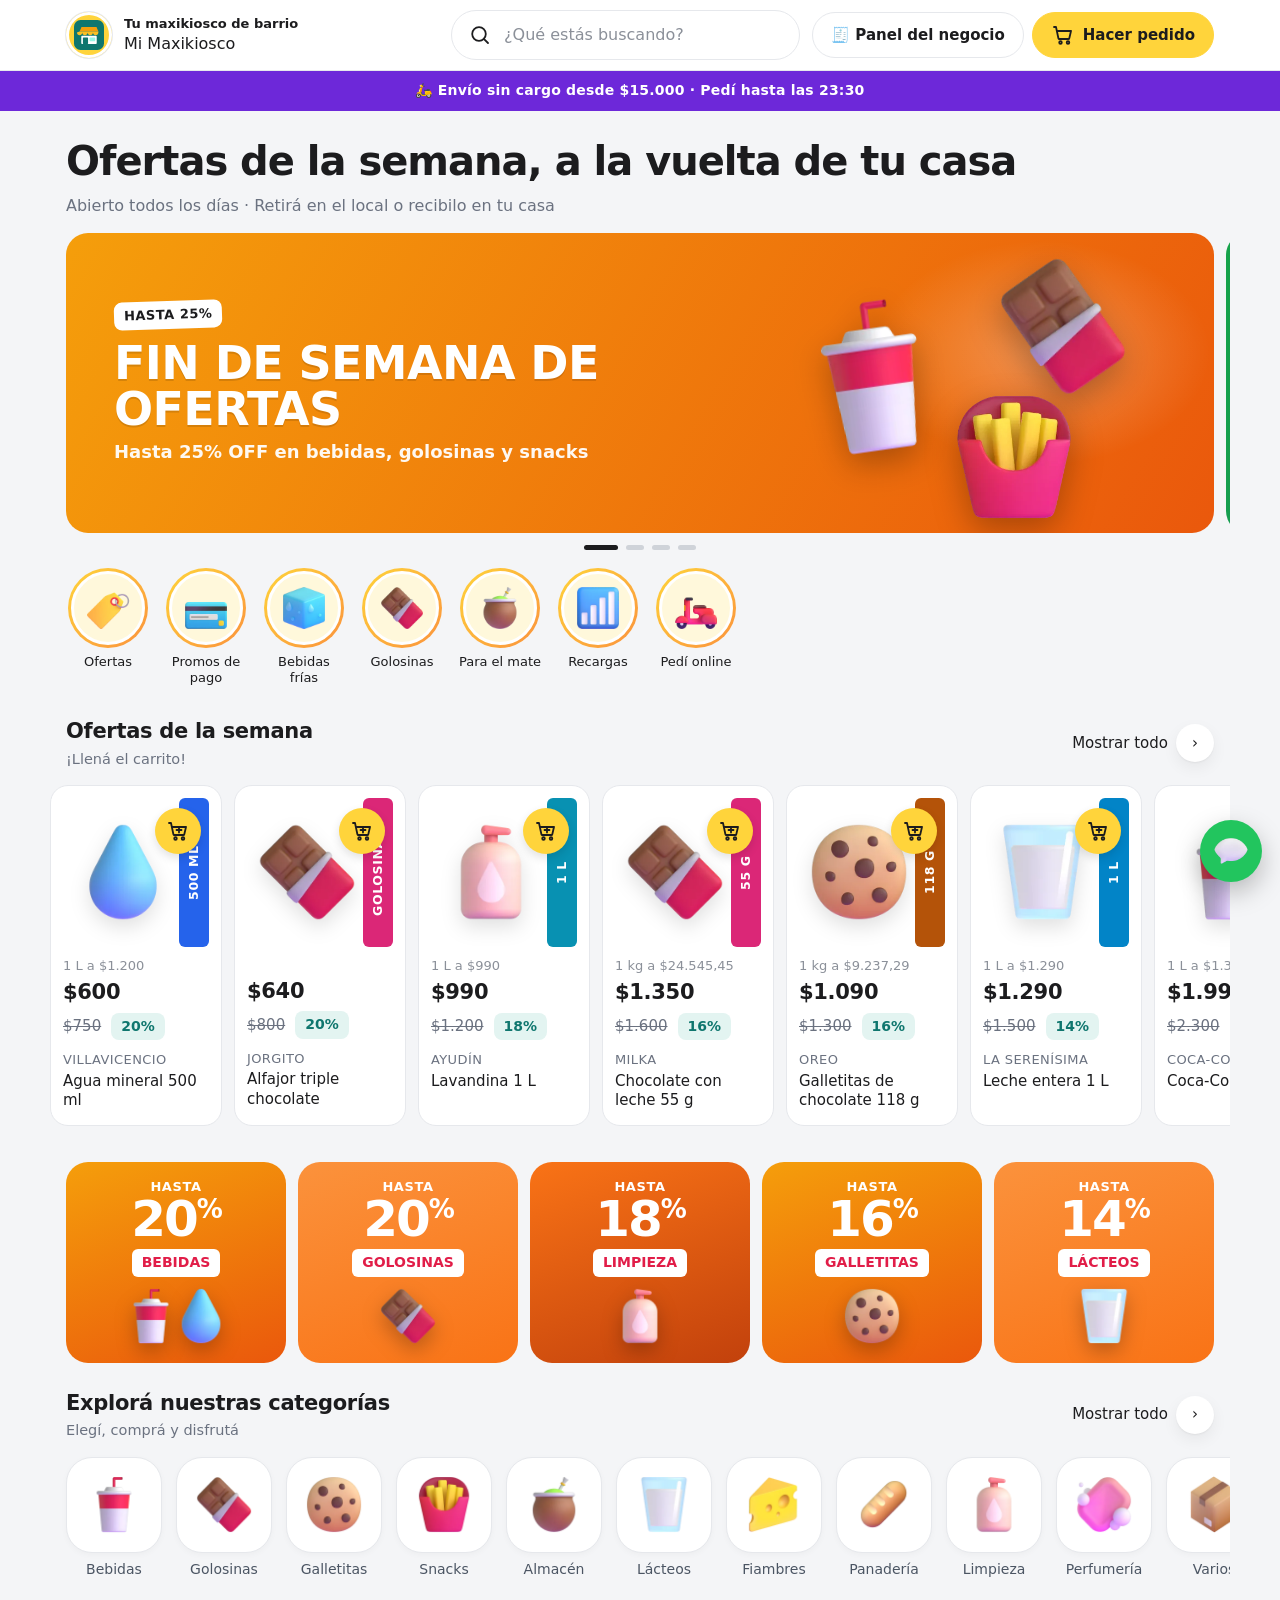
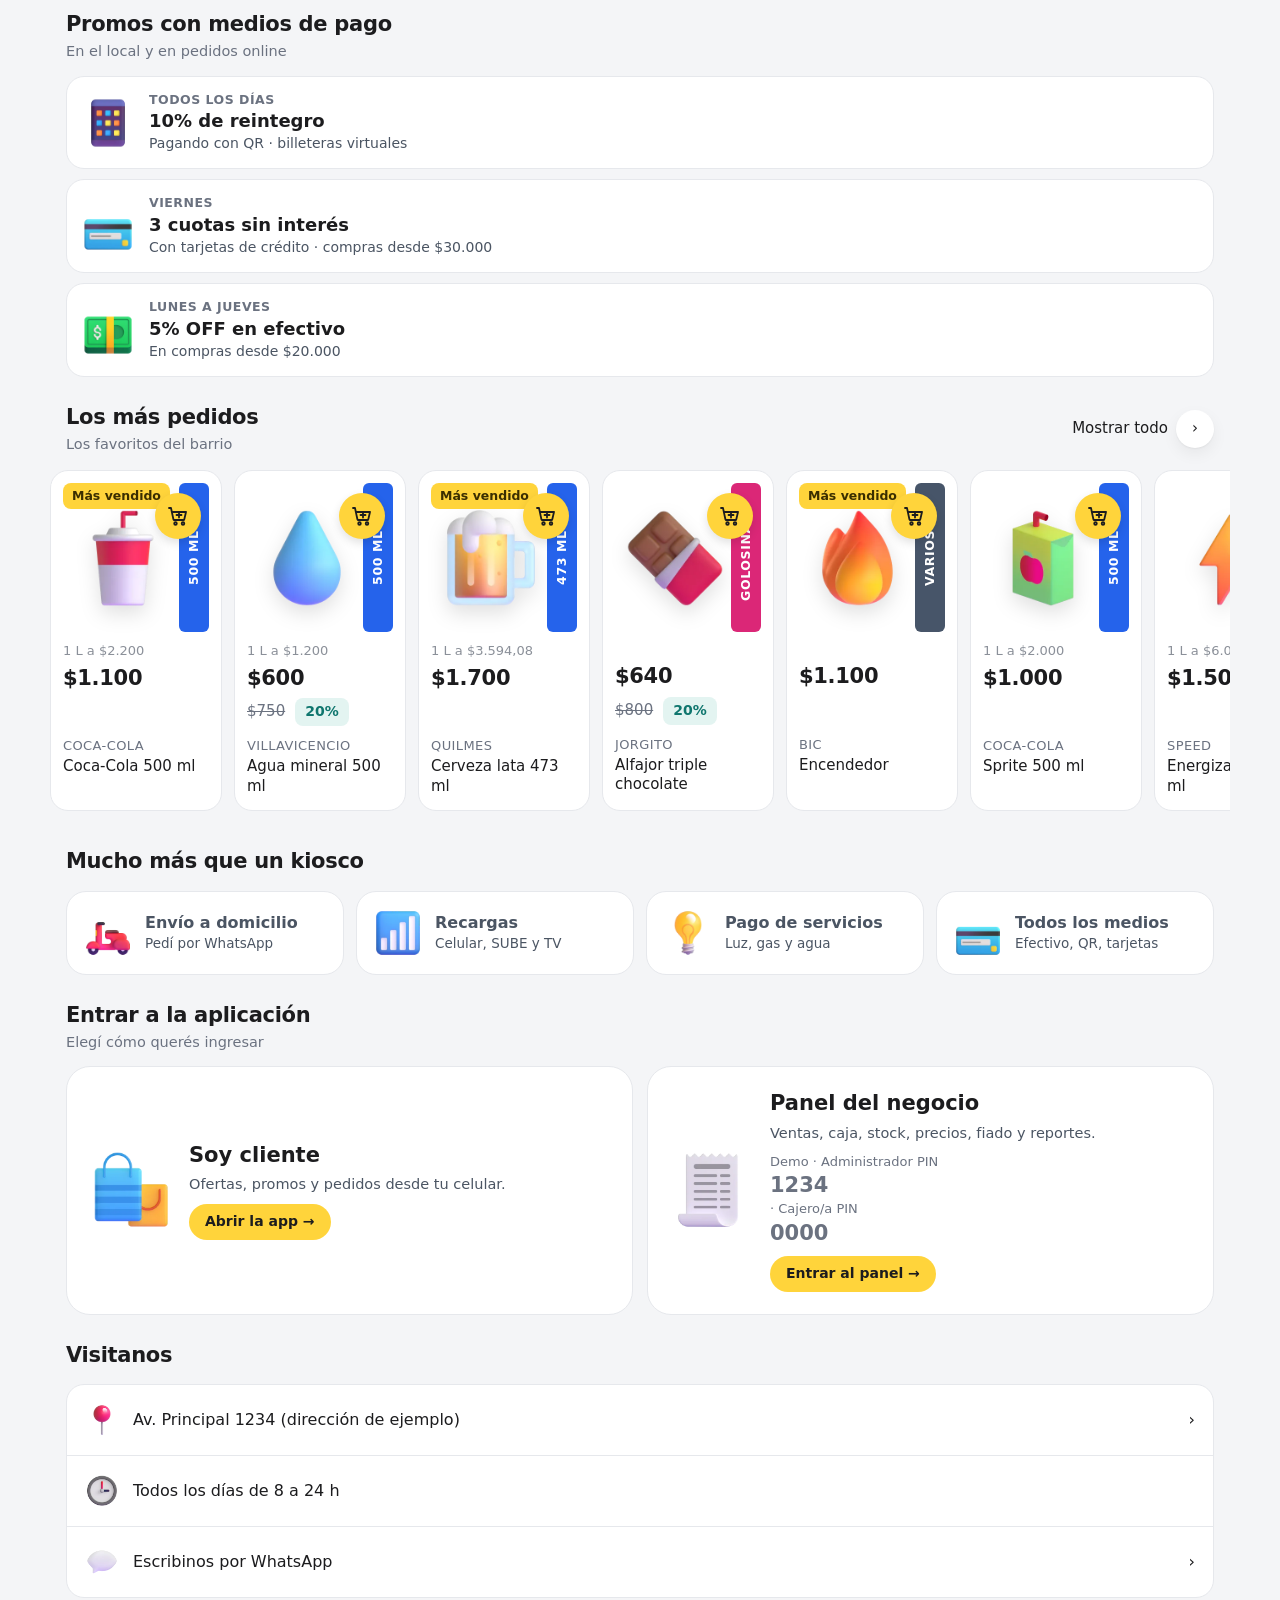
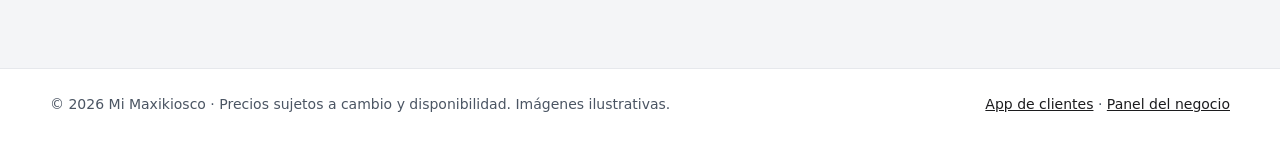
<file: index.html>
<!doctype html>
<html lang="es" data-theme="light">
<head>
  <meta charset="utf-8">
  <meta name="viewport" content="width=device-width, initial-scale=1, viewport-fit=cover">
  <title>Mi Maxikiosco · Ofertas y pedidos online</title>
  <meta name="description" content="Tu maxikiosco de barrio: ofertas de la semana, promos de pago, recargas y pedidos por WhatsApp desde el celular.">
  <meta name="theme-color" content="#ffffff">
  <link rel="icon" href="img/icon.svg" type="image/svg+xml">
  <link rel="apple-touch-icon" href="img/icon-192.png">
  <link rel="stylesheet" href="css/app.css">
  <link rel="stylesheet" href="css/tienda.css">
  <style>
    .lp-head-links { display: flex; gap: 8px; }
    .lp-btn { display: inline-flex; align-items: center; gap: 8px; height: 46px; padding: 0 18px; border-radius: 99px; border: 1.5px solid var(--line); background: #fff; font-weight: 600; text-decoration: none; color: var(--ink); white-space: nowrap; }
    .lp-btn.y { background: var(--y); border-color: var(--y); }
    .lp-hero-t { padding: 6px 16px 0; }
    .lp-hero-t h1 { font-size: clamp(26px, 4vw, 40px); letter-spacing: -1px; margin: 0; font-weight: 800; }
    .lp-hero-t p { margin: 6px 0 16px; color: var(--muted); font-size: 16px; }
    .lp-access { display: grid; grid-template-columns: 1fr 1fr; gap: 14px; padding: 0 16px; }
    .lp-acc { border-radius: 24px; padding: 22px; text-decoration: none; display: flex; gap: 16px; align-items: center; color: var(--ink); background: #fff; border: 1.5px solid var(--line); }
    .lp-acc img { width: 84px; flex: none; }
    .lp-acc b { font-size: 21px; display: block; }
    .lp-acc p { margin: 4px 0 10px; color: #4b5563; font-size: 14.5px; }
    .lp-acc .go { display: inline-flex; background: var(--y); padding: 8px 16px; border-radius: 99px; font-weight: 700; font-size: 14px; }
    .lp-acc .demo { display: block; font-size: 13px; color: #6b7280; margin-bottom: 8px; }
    .lp-info { display: grid; grid-template-columns: repeat(4, 1fr); gap: 12px; padding: 0 16px; }
    .lp-info div { background: #fff; border: 1.5px solid var(--line); border-radius: 20px; padding: 16px; display: flex; gap: 12px; align-items: center; }
    .lp-info img { width: 50px; }
    .lp-info b { display: block; font-size: 16px; }
    .lp-info span { font-size: 13.5px; color: #4b5563; }
    .lp-foot { background: #fff; border-top: 1px solid var(--line); margin-top: 34px; padding: 26px 16px 34px; color: #4b5563; font-size: 14px; }
    .lp-foot .in { max-width: 1180px; margin: 0 auto; display: flex; justify-content: space-between; gap: 16px; flex-wrap: wrap; }
    .lp-foot a { color: var(--ink); }
    .lp-wa { position: fixed; right: 18px; bottom: calc(18px + env(safe-area-inset-bottom)); width: 62px; height: 62px; border-radius: 50%; background: #22c55e; display: flex; align-items: center; justify-content: center; box-shadow: 0 10px 26px rgba(0,0,0,.25); z-index: 60; }
    .lp-wa img { width: 38px; }
    @media (max-width: 760px) {
      .lp-head-links .lp-btn:not(.y) { display: none; }
      .lp-access { grid-template-columns: 1fr; }
      .lp-info { grid-template-columns: 1fr 1fr; }
      .lp-acc img { width: 64px; }
    }
    @media (max-width: 420px) { .lp-head-links .lp-btn.y span { display: none; } }
    @media (max-width: 759px) {
      .lp-btn { height: 38px; padding: 0 14px; font-size: 13.5px; }
      .lp-btn .ic { width: 18px; height: 18px; }
      .lp-hero-t { padding: 4px 14px 0; }
      .lp-hero-t h1 { font-size: 22px; letter-spacing: -.5px; }
      .lp-hero-t p { font-size: 13.5px; margin: 4px 0 12px; }
      .lp-access { padding: 0 14px; gap: 10px; }
      .lp-acc { padding: 14px; gap: 12px; border-radius: 18px; }
      .lp-acc img { width: 52px; }
      .lp-acc b { font-size: 16.5px; }
      .lp-acc p { font-size: 13px; margin: 2px 0 8px; }
      .lp-acc .go { font-size: 12.5px; padding: 6px 12px; }
      .lp-acc .demo { font-size: 12px; }
      .lp-info { padding: 0 14px; gap: 8px; }
      .lp-info div { padding: 12px; gap: 10px; border-radius: 16px; }
      .lp-info img { width: 36px; }
      .lp-info b { font-size: 13.5px; }
      .lp-info span { font-size: 12px; }
      .lp-foot { font-size: 12.5px; }
      .lp-wa { width: 52px; height: 52px; }
      .lp-wa img { width: 30px; }
    }
  </style>
</head>
<body class="tienda">
  <header class="t-head"><div class="t-head-in">
    <a class="t-logo" href="#" aria-label="Inicio"><img src="img/icon.svg" alt=""></a>
    <div class="t-store" style="cursor:default"><small id="lp-sub">Tu maxikiosco de barrio</small><b id="lp-nombre">Mi Maxikiosco</b></div>
    <form id="lp-search" class="t-search" style="max-width:520px;display:none"><svg class="ic" viewBox="0 0 24 24"><circle cx="11" cy="11" r="6.8"/><path d="m20 20-4.2-4.2"/></svg><input name="q" placeholder="¿Qué estás buscando?" autocomplete="off"></form>
    <nav class="lp-head-links"><a class="lp-btn" href="panel.html">🧾 Panel del negocio</a><a class="lp-btn y" href="cliente.html"><svg class="ic" viewBox="0 0 24 24"><path d="M3 4h2l2.4 11.2a1 1 0 0 0 1 .8h8.9a1 1 0 0 0 1-.8L20 8H6.2"/><circle cx="9.5" cy="19.5" r="1.3"/><circle cx="17" cy="19.5" r="1.3"/></svg><span>Hacer pedido</span></a></nav>
  </div></header>
  <div class="t-strip" id="lp-aviso" hidden></div>
  <main class="t-main" style="padding-bottom:20px">
    <div class="lp-hero-t"><h1>Ofertas de la semana, a la vuelta de tu casa</h1><p id="lp-horario">Abierto todos los días · Retirá en el local o recibilo en tu casa</p></div>
    <div id="lp-carousel"></div>
    <div class="t-stories" id="lp-stories"></div>
    <section class="t-sec" id="ofertas"><div class="t-sec-h"><div><h2>Ofertas de la semana</h2><p>¡Llená el carrito!</p></div><a class="t-more" href="cliente.html#/lista?f=ofertas">Mostrar todo <i>›</i></a></div><div class="t-row" id="lp-ofertas"></div></section>
    <section class="t-sec"><div class="t-tiles" id="lp-tiles"></div></section>
    <section class="t-sec"><div class="t-sec-h"><div><h2>Explorá nuestras categorías</h2><p>Elegí, comprá y disfrutá</p></div><a class="t-more" href="cliente.html#/categorias">Mostrar todo <i>›</i></a></div><div class="t-cats" id="lp-cats"></div></section>
    <section class="t-sec" id="promos"><div class="t-sec-h"><div><h2>Promos con medios de pago</h2><p>En el local y en pedidos online</p></div></div><div class="t-pays" id="lp-pays"></div></section>
    <section class="t-sec"><div class="t-sec-h"><div><h2>Los más pedidos</h2><p>Los favoritos del barrio</p></div><a class="t-more" href="cliente.html#/lista?f=top">Mostrar todo <i>›</i></a></div><div class="t-row" id="lp-top"></div></section>
    <section class="t-sec" id="servicios"><div class="t-sec-h"><div><h2>Mucho más que un kiosco</h2></div></div>
      <div class="lp-info">
        <div><img src="img/3d/1f6f5.webp" alt=""><span><b>Envío a domicilio</b>Pedí por WhatsApp</span></div>
        <div><img src="img/3d/1f4f6.webp" alt=""><span><b>Recargas</b>Celular, SUBE y TV</span></div>
        <div><img src="img/3d/1f4a1.webp" alt=""><span><b>Pago de servicios</b>Luz, gas y agua</span></div>
        <div><img src="img/3d/1f4b3.webp" alt=""><span><b>Todos los medios</b>Efectivo, QR, tarjetas</span></div>
      </div></section>
    <section class="t-sec" id="app"><div class="t-sec-h"><div><h2>Entrar a la aplicación</h2><p>Elegí cómo querés ingresar</p></div></div>
      <div class="lp-access">
        <a class="lp-acc" href="cliente.html"><img src="img/3d/1f6cd.webp" alt=""><div><b>Soy cliente</b><p>Ofertas, promos y pedidos desde tu celular.</p><span class="go">Abrir la app →</span></div></a>
        <a class="lp-acc" href="panel.html"><img src="img/3d/1f9fe.webp" alt=""><div><b>Panel del negocio</b><p>Ventas, caja, stock, precios, fiado y reportes.</p><span class="demo">Demo · Administrador PIN <b>1234</b> · Cajero/a PIN <b>0000</b></span><span class="go">Entrar al panel →</span></div></a>
      </div></section>
    <section class="t-sec" id="contacto"><div class="t-sec-h"><div><h2>Visitanos</h2></div></div>
      <div class="t-acc" style="margin-top:0">
        <a class="row" id="lp-map" target="_blank" rel="noopener" href="#"><img src="img/3d/1f4cd.webp" alt="" style="width:34px"><span data-n="direccion">Av. Principal 1234 (dirección de ejemplo)</span>›</a>
        <div class="row"><img src="img/3d/1f552.webp" alt="" style="width:34px"><span data-n="horario">Todos los días de 8 a 24 h</span></div>
        <a class="row" id="lp-wa-row" target="_blank" rel="noopener" href="cliente.html"><img src="img/3d/1f4ac.webp" alt="" style="width:34px"><span>Escribinos por WhatsApp</span>›</a>
      </div></section>
  </main>
  <footer class="lp-foot"><div class="in"><span>© <span id="lp-year"></span> <span data-n="nombre">Mi Maxikiosco</span> · Precios sujetos a cambio y disponibilidad. Imágenes ilustrativas.</span>
    <span><a href="cliente.html">App de clientes</a> · <a href="panel.html">Panel del negocio</a></span></div></footer>
  <a class="lp-wa" id="lp-wa" href="cliente.html" target="_blank" rel="noopener" aria-label="WhatsApp"><img src="img/3d/1f4ac.webp" alt=""></a>
  <script src="js/kv.js"></script>
  <script src="js/ui.js"></script>
  <script src="js/catalogo.js"></script>
  <script src="js/landing.js"></script>
</body>
</html>
</file>
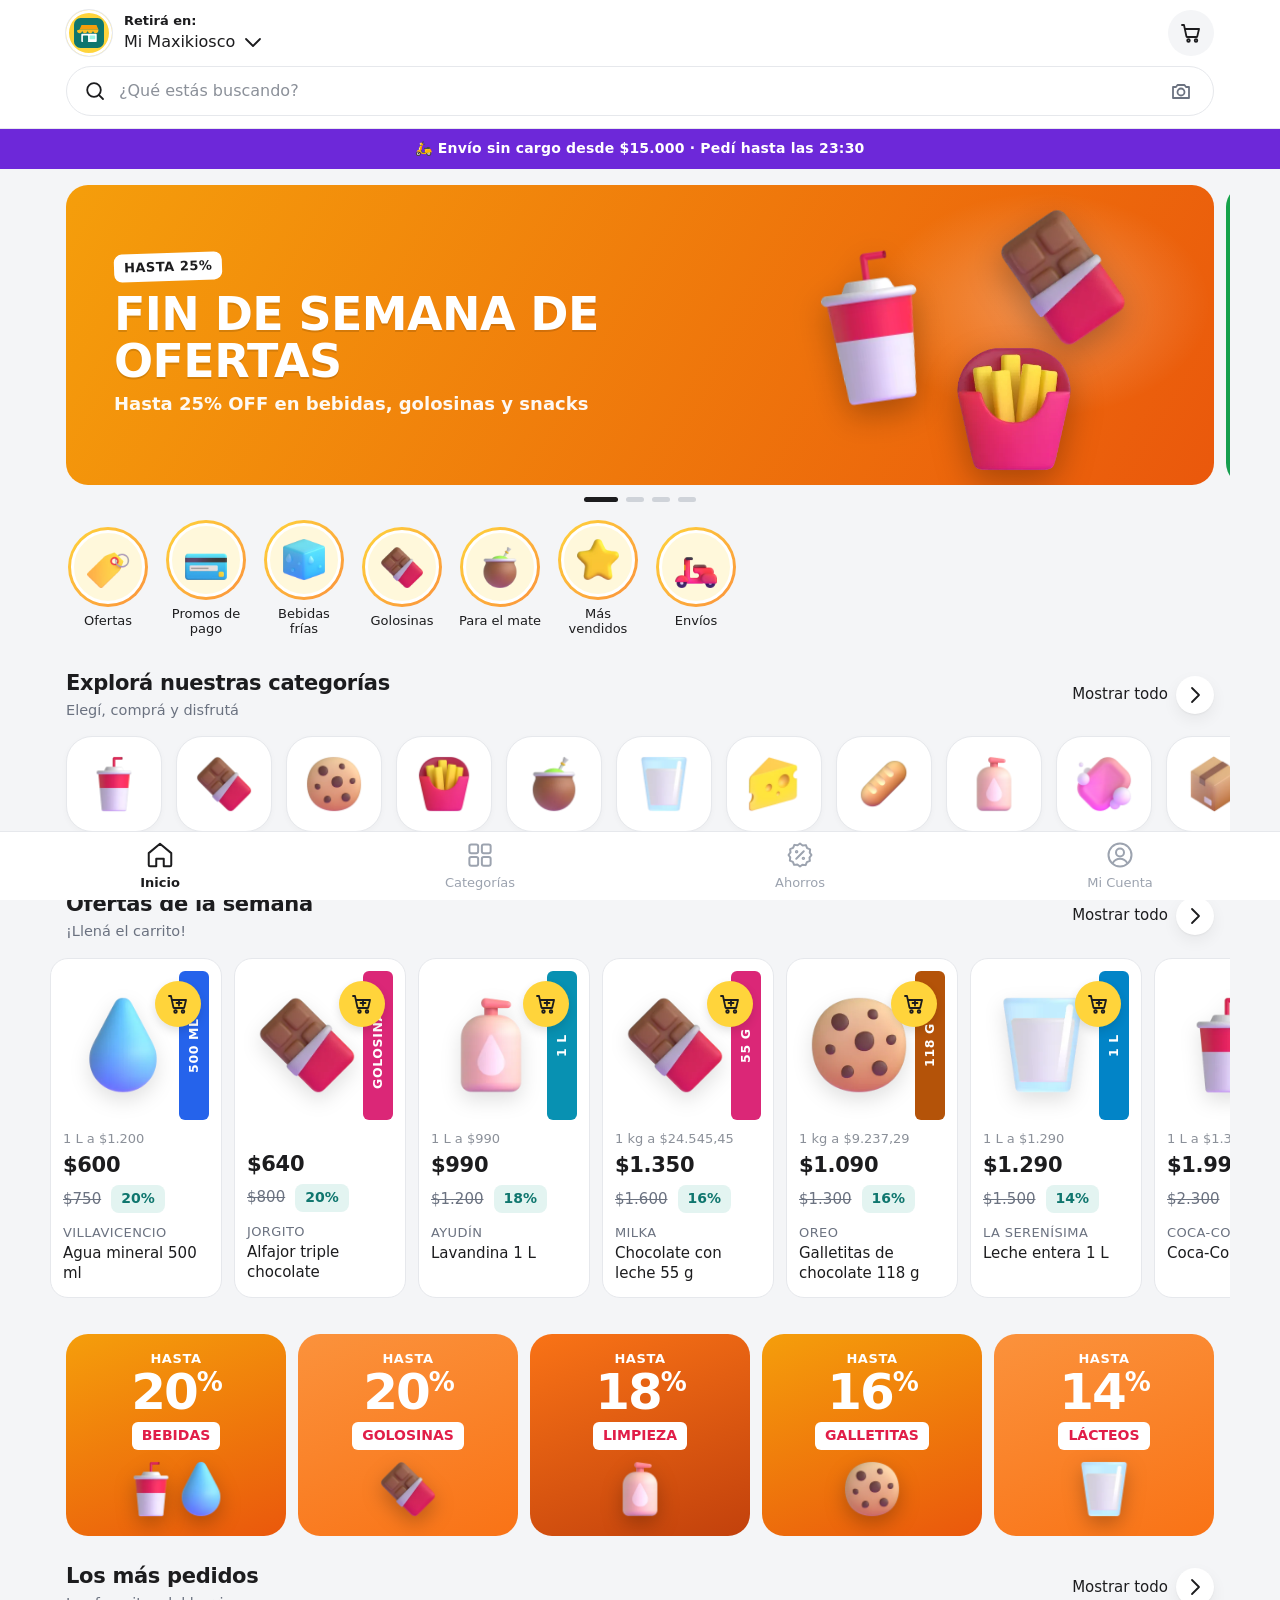
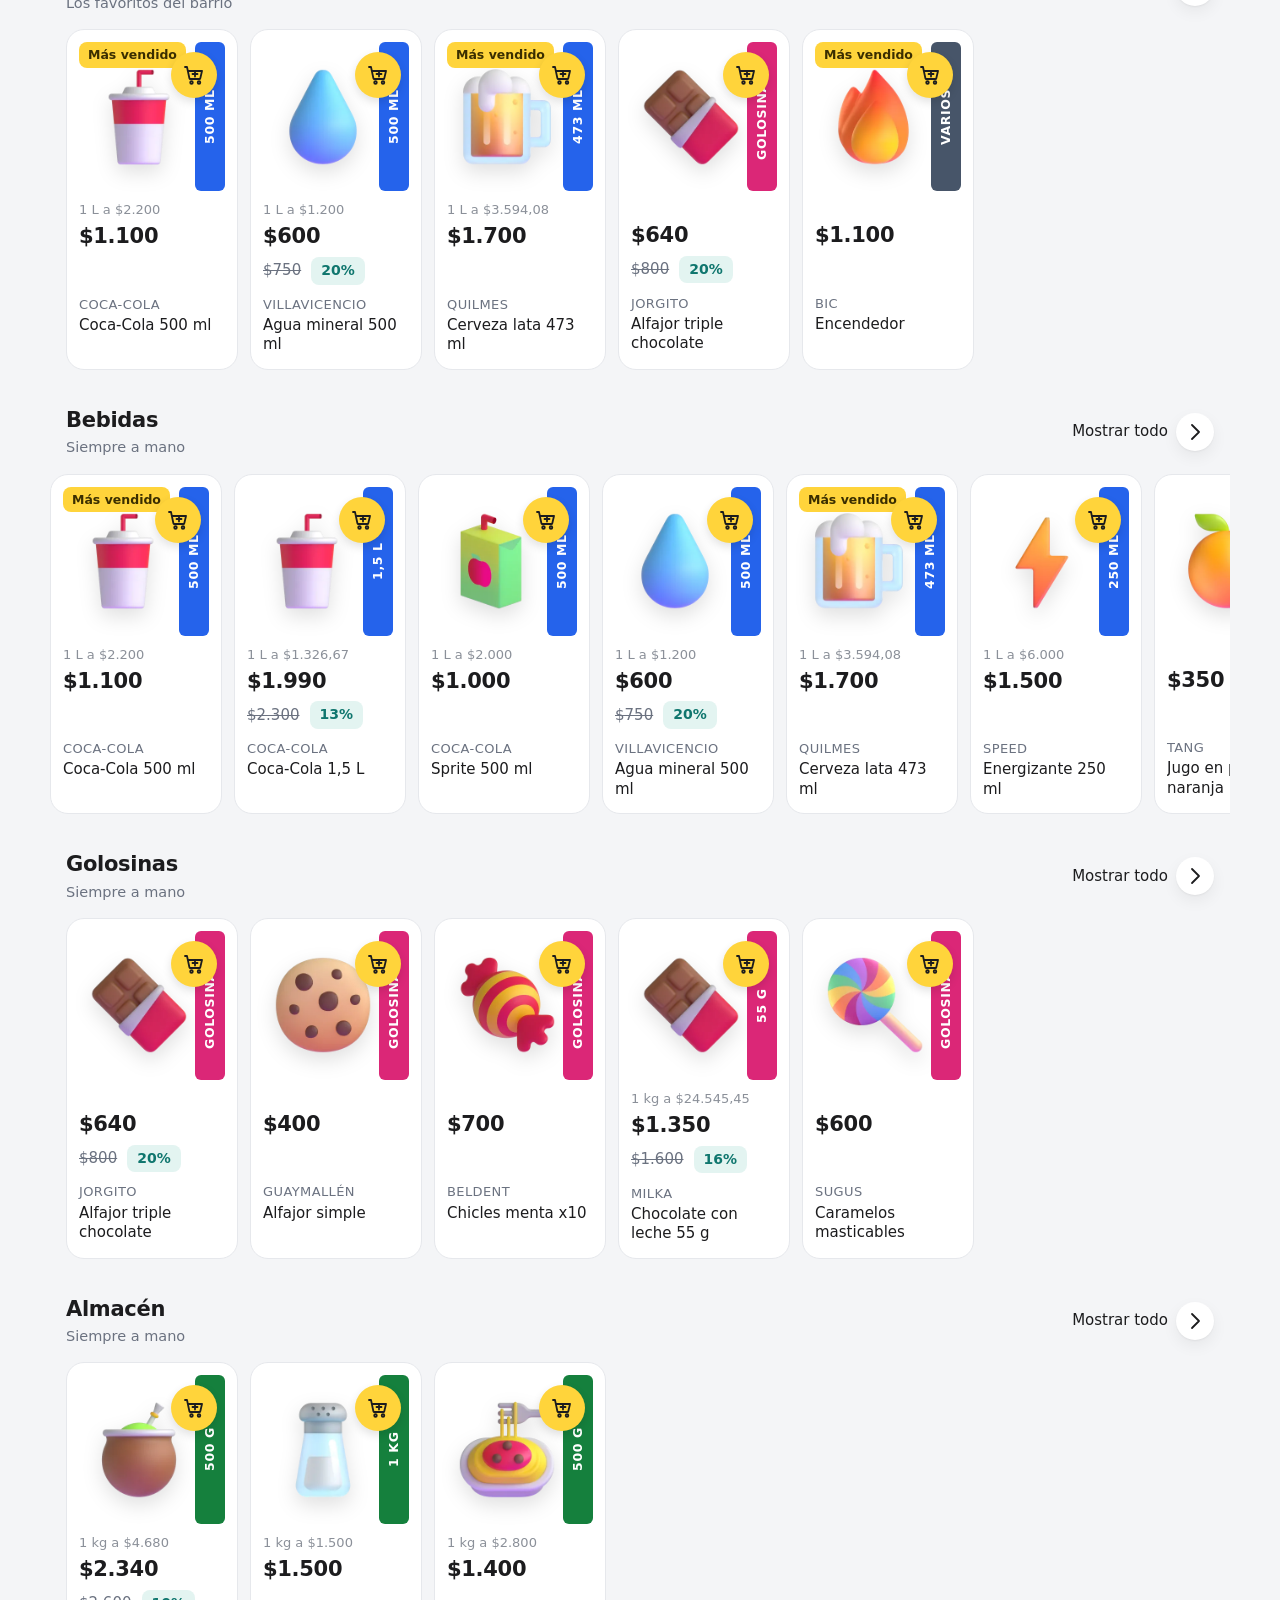
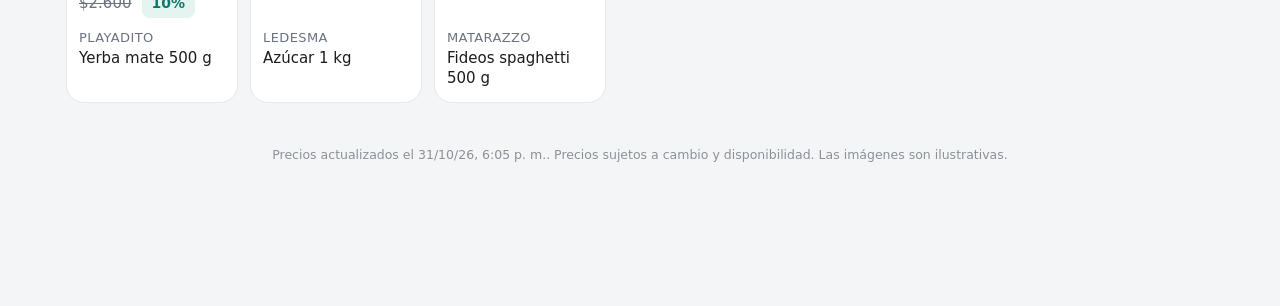
<file: cliente.html>
<!doctype html>
<html lang="es" data-theme="light">
<head>
  <meta charset="utf-8">
  <meta name="viewport" content="width=device-width, initial-scale=1, viewport-fit=cover">
  <title>Pedí online</title>
  <meta name="description" content="Ofertas, promos de pago y pedidos por WhatsApp desde tu celular.">
  <meta name="theme-color" content="#ffffff">
  <link rel="manifest" href="manifest-cliente.json">
  <link rel="icon" href="img/icon.svg" type="image/svg+xml">
  <link rel="apple-touch-icon" href="img/icon-192.png">
  <meta name="apple-mobile-web-app-capable" content="yes">
  <link rel="stylesheet" href="css/app.css">
  <link rel="stylesheet" href="css/tienda.css">
</head>
<body class="tienda">
  <div id="app"></div>
  <script src="js/kv.js"></script>
  <script src="js/ui.js"></script>
  <script src="js/scanner.js"></script>
  <script src="js/catalogo.js"></script>
  <script src="js/cliente.js"></script>
</body>
</html>
</file>
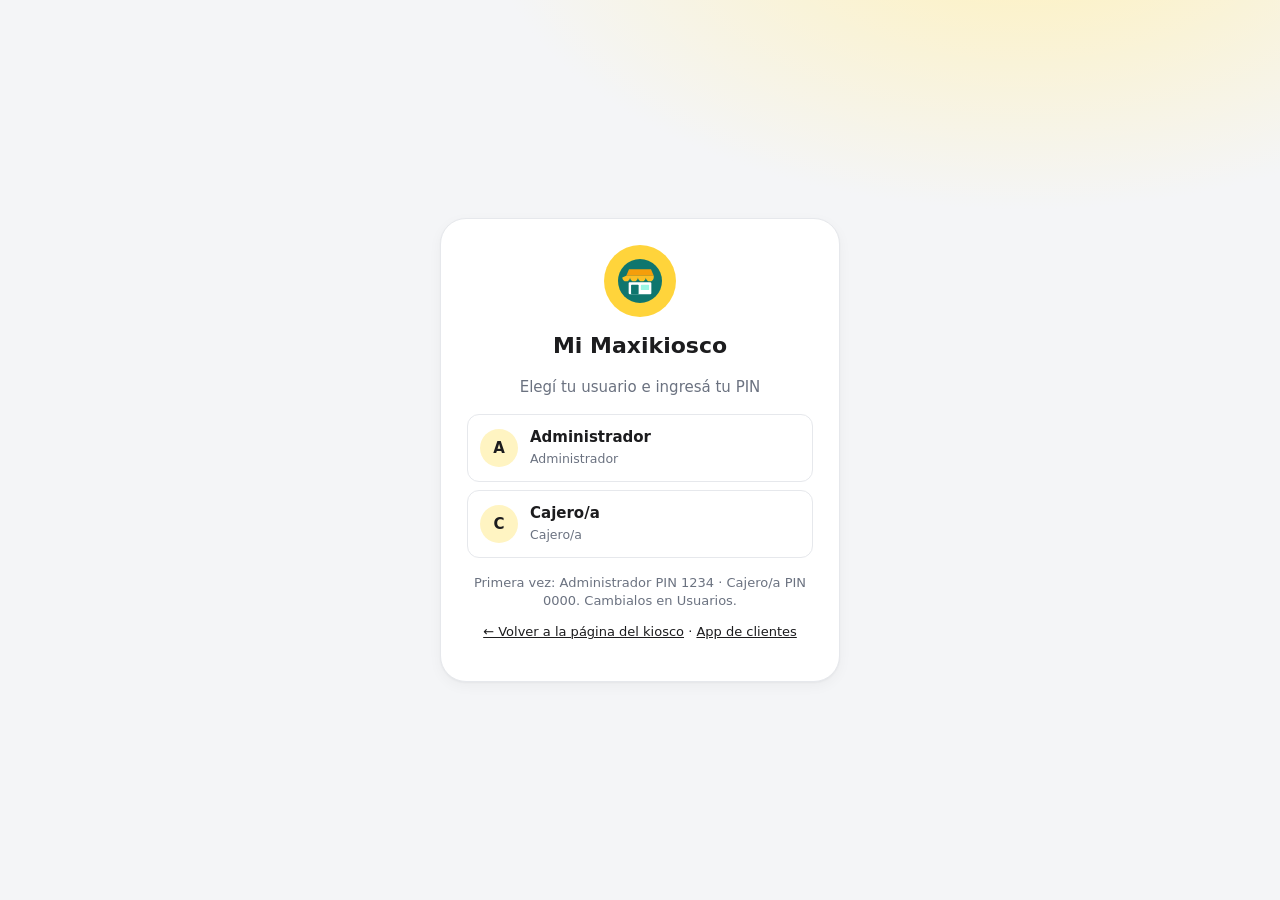
<file: panel.html>
<!doctype html>
<html lang="es" data-theme="light">
<head>
  <meta charset="utf-8">
  <meta name="viewport" content="width=device-width, initial-scale=1, viewport-fit=cover">
  <title>Panel Maxikiosco</title>
  <meta name="description" content="Panel de gestión del maxikiosco: ventas, caja, stock, precios, clientes y reportes.">
  <meta name="theme-color" content="#ffffff">
  <link rel="manifest" href="manifest.json">
  <link rel="icon" href="img/icon.svg" type="image/svg+xml">
  <link rel="apple-touch-icon" href="img/icon-192.png">
  <meta name="apple-mobile-web-app-capable" content="yes">
  <link rel="stylesheet" href="css/app.css">
</head>
<body>
  <div id="login" class="login hidden">
    <div class="login-card">
      <img src="img/icon.svg" alt="" class="login-logo">
      <h1 id="login-negocio">Maxikiosco</h1>
      <p class="muted">Elegí tu usuario e ingresá tu PIN</p>
      <div id="login-users" class="login-users"></div>
      <form id="login-form" class="hidden" autocomplete="off">
        <div class="login-sel" id="login-sel"></div>
        <input id="login-pin" type="password" inputmode="numeric" class="input xl center" placeholder="PIN" maxlength="8" aria-label="PIN">
        <div class="pinpad">
          <button type="button" data-k="1">1</button><button type="button" data-k="2">2</button><button type="button" data-k="3">3</button>
          <button type="button" data-k="4">4</button><button type="button" data-k="5">5</button><button type="button" data-k="6">6</button>
          <button type="button" data-k="7">7</button><button type="button" data-k="8">8</button><button type="button" data-k="9">9</button>
          <button type="button" data-k="del" aria-label="Borrar">⌫</button><button type="button" data-k="0">0</button><button type="button" data-k="ok" class="ok">Entrar</button>
        </div>
        <button type="button" class="btn ghost" id="login-back">← Cambiar usuario</button>
      </form>
      <p class="muted small" id="login-hint"></p>
      <p class="small"><a href="index.html">← Volver a la página del kiosco</a> · <a href="cliente.html">App de clientes</a></p>
    </div>
  </div>

  <div id="app" class="layout hidden">
    <aside class="sidebar" id="sidebar">
      <div class="brand"><span class="brand-logo"><img src="img/icon.svg" alt=""></span><div><b id="brand-name">Mi Maxikiosco</b><small id="brand-suc"></small></div></div>
      <nav class="nav" id="nav" aria-label="Secciones"></nav>
      <div class="side-foot"><div id="side-user"></div><button class="btn sm block" id="btn-logout">Cerrar sesión</button></div>
    </aside>
    <div class="backdrop" id="backdrop"></div>
    <div class="main">
      <header class="topbar">
        <button class="icon-btn menu-btn" id="menu-btn" aria-label="Abrir menú">☰</button>
        <h1 id="title"></h1>
        <div class="clock" id="clock"><b id="clk-h">--:--:--</b><small id="clk-d"></small></div>
        <span id="net" class="pill"></span>
        <span id="caja-pill" class="pill"></span>
      </header>
      <main id="view" class="view"></main>
    </div>
    <nav class="bottombar" id="bottombar" aria-label="Accesos rápidos">
      <a href="#dashboard">🏠<span>Inicio</span></a>
      <a href="#pos">🛒<span>Vender</span></a>
      <a href="#" id="bb-scan">📷<span>Escanear</span></a>
      <a href="#stock">📦<span>Stock</span></a>
      <a href="#" id="bb-menu">☰<span>Menú</span></a>
    </nav>
  </div>

  <script src="js/kv.js"></script>
  <script src="js/ui.js"></script>
  <script src="js/db.js"></script>
  <script src="js/hardware.js"></script>
  <script src="js/scanner.js"></script>
  <script src="js/catalogo.js"></script>
  <script src="js/app.js"></script>
  <script src="js/modules/caja.js"></script>
  <script src="js/modules/pos.js"></script>
  <script src="js/modules/productos.js"></script>
  <script src="js/modules/stock.js"></script>
  <script src="js/modules/precios.js"></script>
  <script src="js/modules/clientes.js"></script>
  <script src="js/modules/proveedores.js"></script>
  <script src="js/modules/reportes.js"></script>
  <script src="js/modules/varios.js"></script>
  <script src="js/modules/historial.js"></script>
  <script src="js/modules/admin.js"></script>
  <script>App.init();</script>
</body>
</html>
</file>
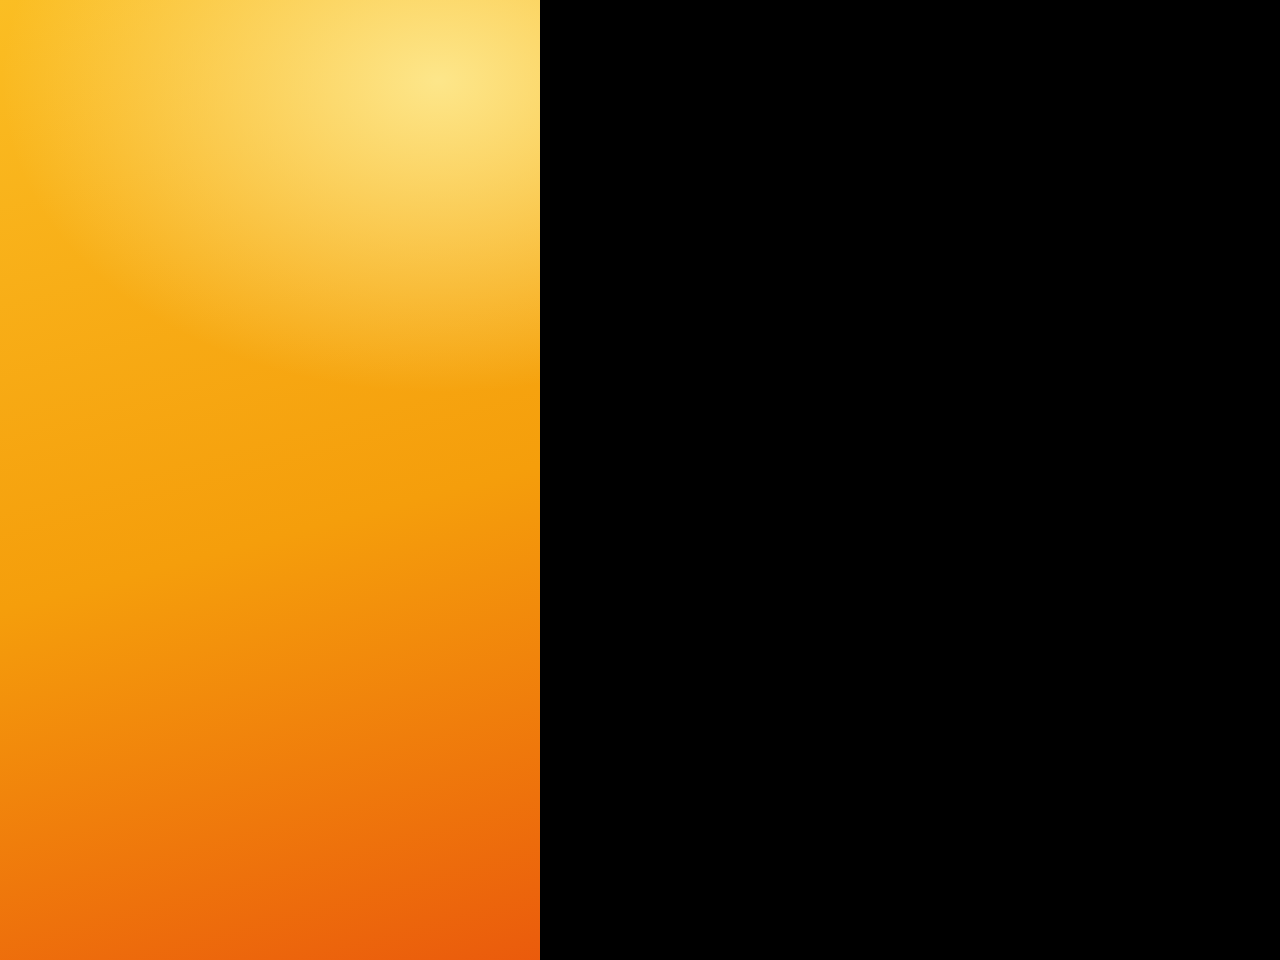
<file: marketing/fuente-video/promo.html>
<!doctype html>
<html lang="es"><head><meta charset="utf-8"><title>Promo</title>
<style>
  :root { --teal: #0f766e; --teal2: #14b8a6; --deep: #0b3f3b; --amber: #f59e0b; --amber2: #fbbf24; --ink: #10201e; --cream: #fff8ec; }
  * { box-sizing: border-box; margin: 0; }
  html, body { width: 540px; height: 960px; overflow: hidden; background: #000; }
  body { font-family: "Inter Display", Inter, system-ui, sans-serif; color: #fff; -webkit-font-smoothing: antialiased; }
  #stage { position: relative; width: 540px; height: 960px; overflow: hidden; }
  .sc { position: absolute; inset: 0; opacity: 0; overflow: hidden; display: flex; flex-direction: column; align-items: center; padding: 120px 34px 0; }
  .bg-amber { background: radial-gradient(700px 500px at 80% 10%, #fde68a, transparent 60%), linear-gradient(165deg, #fbbf24, #f59e0b 55%, #ea580c); color: var(--ink); }
  .bg-teal { background: radial-gradient(800px 520px at 90% -5%, #2dd4bf, transparent 60%), linear-gradient(165deg, #0f766e, #0b3f3b); }
  .bg-deep { background: radial-gradient(700px 600px at 10% 0%, #134e4a, transparent 60%), linear-gradient(170deg, #0b1f1d, #06110f); }
  .bg-cream { background: radial-gradient(700px 520px at 85% 0%, #fde68a, transparent 55%), var(--cream); color: var(--ink); }
  .bg-red { background: radial-gradient(700px 500px at 20% 0%, #fb7185, transparent 60%), linear-gradient(165deg, #e11d48, #9f1239); }
  [data-a], [data-kb], [data-float], [data-pulse] { will-change: transform, opacity; }
  .t-xl { font-weight: 900; font-size: 64px; line-height: .98; letter-spacing: -2px; text-align: center; }
  .t-l { font-weight: 900; font-size: 46px; line-height: 1.02; letter-spacing: -1.4px; text-align: center; }
  .t-m { font-weight: 800; font-size: 30px; line-height: 1.12; letter-spacing: -.6px; text-align: center; }
  .t-s { font-weight: 600; font-size: 20px; line-height: 1.3; text-align: center; opacity: .92; }
  .hl { color: var(--amber2); }
  .hl-teal { color: var(--teal); }
  .chip { display: inline-flex; align-items: center; gap: 8px; background: rgba(255,255,255,.16); border: 1.5px solid rgba(255,255,255,.35); padding: 8px 16px; border-radius: 99px; font-weight: 700; font-size: 18px; }
  .chip.dark { background: rgba(16,32,30,.08); border-color: rgba(16,32,30,.18); }
  .emo { position: absolute; font-size: 74px; filter: drop-shadow(0 12px 18px rgba(0,0,0,.25)); }
  .tile { position: absolute; width: 112px; height: 112px; border-radius: 30px; background: #fff; display: flex; align-items: center; justify-content: center; font-size: 66px; box-shadow: 0 18px 36px rgba(0,0,0,.22); }
  /* Teléfono */
  .phone { position: absolute; width: 300px; height: 650px; border-radius: 48px; background: #0d0d0d; padding: 11px; box-shadow: 0 40px 80px rgba(0,0,0,.45), inset 0 0 0 2px #333; }
  .phone .scr { position: relative; width: 100%; height: 100%; border-radius: 38px; overflow: hidden; background: #0f766e; }
  .phone .scr img { position: absolute; left: 0; right: 0; top: 34px; width: 100%; height: calc(100% - 34px); object-fit: cover; object-position: top; }
  .phone::after { content: ''; position: absolute; top: 20px; left: 50%; transform: translateX(-50%); width: 92px; height: 26px; border-radius: 20px; background: #0d0d0d; }
  /* Notebook */
  .laptop { position: absolute; width: 500px; }
  .laptop .lid { background: #111; border-radius: 18px 18px 6px 6px; padding: 10px 10px 14px; box-shadow: 0 30px 70px rgba(0,0,0,.5), inset 0 0 0 2px #2b2b2b; }
  .laptop .scr { position: relative; width: 100%; aspect-ratio: 16 / 10; overflow: hidden; border-radius: 6px; background: #f3f5f7; }
  .laptop .scr img { position: absolute; inset: 0; width: 100%; height: 100%; object-fit: cover; object-position: top left; }
  .laptop .base { height: 16px; margin: 0 -26px; background: linear-gradient(#d9dde1, #9ca3af); border-radius: 0 0 22px 22px; position: relative; }
  .laptop .base::before { content: ''; position: absolute; left: 50%; top: 0; transform: translateX(-50%); width: 90px; height: 6px; background: #8b929b; border-radius: 0 0 8px 8px; }
  /* Ofertas */
  .ofs { display: grid; grid-template-columns: 1fr 1fr; gap: 14px; width: 100%; margin-top: 34px; }
  .of { position: relative; background: #fff; color: var(--ink); border-radius: 26px; padding: 16px; box-shadow: 0 18px 34px rgba(0,0,0,.25); }
  .of .e { height: 112px; border-radius: 18px; background: #f1f5f4; display: flex; align-items: center; justify-content: center; font-size: 66px; }
  .of .pct { position: absolute; top: 10px; right: 10px; background: #e11d48; color: #fff; font-weight: 900; font-size: 20px; padding: 6px 12px; border-radius: 99px; }
  .of .tg { display: inline-block; margin-top: 10px; background: #d5f2ee; color: var(--teal); font-weight: 800; font-size: 13px; padding: 3px 10px; border-radius: 99px; }
  .of h4 { font-size: 17px; font-weight: 800; margin-top: 6px; letter-spacing: -.3px; }
  .of s { color: #7b8794; font-size: 15px; font-weight: 600; display: block; margin-top: 4px; }
  .of b { color: var(--teal); font-size: 27px; font-weight: 900; letter-spacing: -.6px; }
  /* Filas de beneficios */
  .rows { display: grid; gap: 18px; width: 100%; margin-top: 46px; }
  .row { display: flex; align-items: center; gap: 18px; background: rgba(255,255,255,.12); border: 1.5px solid rgba(255,255,255,.22); border-radius: 26px; padding: 20px 22px; }
  .bg-cream .row { background: #fff; border-color: #eadfcb; box-shadow: 0 12px 26px rgba(0,0,0,.08); }
  .row .i { font-size: 46px; width: 68px; height: 68px; display: flex; align-items: center; justify-content: center; background: rgba(255,255,255,.18); border-radius: 20px; flex: none; }
  .bg-cream .row .i { background: #fef3c7; }
  .row b { font-size: 25px; font-weight: 900; letter-spacing: -.5px; display: block; }
  .row span { font-size: 17px; opacity: .85; font-weight: 600; }
  .steps { display: flex; gap: 10px; position: absolute; left: 24px; right: 24px; bottom: 150px; }
  .step { flex: 1; background: #fff; color: var(--ink); border-radius: 20px; padding: 12px 10px; text-align: center; font-weight: 800; font-size: 16px; box-shadow: 0 14px 28px rgba(0,0,0,.25); }
  .step i { font-style: normal; display: flex; align-items: center; justify-content: center; width: 34px; height: 34px; border-radius: 50%; background: var(--amber); margin: 0 auto 6px; font-weight: 900; font-size: 18px; }
  .cta { display: inline-flex; align-items: center; gap: 10px; background: var(--amber); color: #1f1300; font-weight: 900; font-size: 32px; padding: 20px 38px; border-radius: 99px; box-shadow: 0 18px 40px rgba(245,158,11,.45); letter-spacing: -.5px; }
  .url { font-weight: 700; font-size: 17px; background: rgba(255,255,255,.14); padding: 10px 16px; border-radius: 14px; letter-spacing: .1px; }
  .logo { width: 128px; height: 128px; border-radius: 34px; box-shadow: 0 20px 40px rgba(0,0,0,.35); }
  .checks { display: grid; gap: 12px; margin-top: 30px; }
  .checks div { font-size: 24px; font-weight: 800; display: flex; gap: 12px; align-items: center; }
  .checks div::before { content: '✓'; width: 36px; height: 36px; border-radius: 50%; background: #22c55e; color: #fff; display: inline-flex; align-items: center; justify-content: center; font-size: 22px; font-weight: 900; }
  .sk { position: relative; display: inline-block; }
  .strike { position: absolute; left: -8px; right: -8px; top: 50%; height: 9px; background: #e11d48; border-radius: 6px; transform-origin: left center; }
  .cap { position: absolute; left: 30px; right: 30px; text-align: center; }
  .badge-big { display: inline-block; background: #fff; color: var(--ink); font-weight: 900; font-size: 24px; padding: 12px 20px; border-radius: 18px; box-shadow: 0 14px 28px rgba(0,0,0,.3); }
  .ticket { position: absolute; width: 300px; left: 120px; top: 260px; overflow: hidden; border-radius: 4px; filter: drop-shadow(0 26px 40px rgba(0,0,0,.45)); }
  .ticket img { width: 100%; display: block; }
  .printer { position: absolute; left: 90px; top: 220px; width: 360px; height: 58px; background: linear-gradient(#374151, #111827); border-radius: 18px; box-shadow: 0 20px 40px rgba(0,0,0,.4); }
  .printer::after { content: ''; position: absolute; left: 26px; right: 26px; bottom: 12px; height: 8px; background: #000; border-radius: 6px; }
  #bar { position: absolute; left: 0; top: 0; height: 6px; background: var(--amber2); z-index: 10; }
  .wm { position: absolute; left: 0; right: 0; bottom: 64px; text-align: center; font-weight: 800; font-size: 15px; opacity: .7; z-index: 9; letter-spacing: .3px; }
</style></head>
<body><div id="stage"></div>
<script>
const V = new URLSearchParams(location.search).get('v') || 'clientes';
const IMG = n => `assets/${n}.png`;
const URL_LP = 'jesusriossantander-png.github.io/kiosco';

/* ---------- Guiones ---------- */
const VIDEOS = {
  clientes: { dur: 26, scenes: [
    { d: 3.2, bg: 'bg-amber', html: `
      <div class="chip dark" data-a="pop" data-d=".1">📍 En tu barrio</div>
      <div class="t-xl" style="margin-top:26px" data-a="up" data-d=".25">¿Se te antojó<br>algo? 🤤</div>
      <div class="t-s" style="margin-top:18px;color:#3b2a06" data-a="up" data-d=".6">Bebidas frías, golosinas, almacén y más</div>
      <div class="tile" style="left:40px;top:560px" data-a="pop" data-d=".7" data-float="0">🥤</div>
      <div class="tile" style="left:214px;top:610px" data-a="pop" data-d=".85" data-float="1">🍫</div>
      <div class="tile" style="left:388px;top:560px" data-a="pop" data-d="1" data-float="2">🍟</div>
      <div class="tile" style="left:127px;top:745px" data-a="pop" data-d="1.15" data-float="3">🧉</div>
      <div class="tile" style="left:301px;top:745px" data-a="pop" data-d="1.3" data-float="4">🍪</div>` },
    { d: 4.4, bg: 'bg-teal', html: `
      <div class="t-l" data-a="up" data-d=".05">Tu kiosco,<br><span class="hl">ahora en tu celular</span> 📱</div>
      <div class="phone" style="left:120px;top:330px" data-a="rise" data-d=".25" data-u=".7"><div class="scr">
        <img src="${IMG('cli-home')}" data-kb="1"><img src="${IMG('cli-rubro')}" data-a="fade" data-d="2.4" data-u=".4"></div></div>
      <div class="badge-big" style="position:absolute;left:24px;top:470px" data-a="slideR" data-d="1.1">🔎 Buscá o escaneá</div>
      <div class="badge-big" style="position:absolute;right:24px;top:640px" data-a="slideL" data-d="1.6">💲 Precios al día</div>` },
    { d: 4.6, bg: 'bg-red', html: `
      <div class="chip" data-a="pop" data-d=".05">🔥 Solo esta semana</div>
      <div class="t-l" style="margin-top:16px" data-a="up" data-d=".15">Ofertas que<br>se notan</div>
      <div class="ofs">
        <div class="of" data-a="pop" data-d=".5"><span class="pct" data-pulse="1">-15%</span><div class="e">🥤</div><span class="tg">Llevando 2</span><h4>Coca-Cola 1,5 L</h4><s>$ 4.600</s><b>$ 3.910</b></div>
        <div class="of" data-a="pop" data-d=".75"><span class="pct" data-pulse="1">-20%</span><div class="e">🍫</div><span class="tg">Pack x3</span><h4>Alfajor triple</h4><s>$ 2.400</s><b>$ 1.920</b></div>
        <div class="of" data-a="pop" data-d="1"><span class="pct" data-pulse="1">-10%</span><div class="e">🧉</div><span class="tg">Mateada</span><h4>Yerba mate 500 g</h4><s>$ 2.600</s><b>$ 2.340</b></div>
        <div class="of" data-a="pop" data-d="1.25"><span class="pct" data-pulse="1">-12%</span><div class="e">🍟</div><span class="tg">Para el finde</span><h4>Papas fritas 85 g</h4><s>$ 1.700</s><b>$ 1.500</b></div>
      </div>` },
    { d: 4.8, bg: 'bg-cream', html: `
      <div class="t-l" data-a="up" data-d=".05">Pedí en <span class="hl-teal">3 toques</span></div>
      <div class="t-s" style="margin-top:10px" data-a="up" data-d=".2">Sin registrarte · sin descargar nada</div>
      <div class="phone" style="left:120px;top:290px" data-a="rise" data-d=".2" data-u=".6"><div class="scr">
        <img src="${IMG('cli-home2')}"><img src="${IMG('cli-cart')}" data-a="fade" data-d="2.3" data-u=".4"></div></div>
      <div class="steps">
        <div class="step" data-a="pop" data-d=".9"><i>1</i>Elegí</div>
        <div class="step" data-a="pop" data-d="1.6"><i>2</i>Enviá por WhatsApp</div>
        <div class="step" data-a="pop" data-d="2.3"><i>3</i>Retirá o recibí</div>
      </div>` },
    { d: 4.0, bg: 'bg-teal', html: `
      <div class="t-l" data-a="up" data-d=".05">Y además…</div>
      <div class="rows">
        <div class="row" data-a="slideR" data-d=".3"><div class="i">🛵</div><div><b>Envío a domicilio</b><span>Gratis desde $15.000</span></div></div>
        <div class="row" data-a="slideR" data-d=".6"><div class="i">📱</div><div><b>Pagás como quieras</b><span>QR, débito, crédito o efectivo</span></div></div>
        <div class="row" data-a="slideR" data-d=".9"><div class="i">📶</div><div><b>Recargas y servicios</b><span>Celular, SUBE, luz, gas</span></div></div>
        <div class="row" data-a="slideR" data-d="1.2"><div class="i">🕒</div><div><b>Abierto todos los días</b><span>De 8 a 24 h</span></div></div>
      </div>` },
    { d: 4.2, bg: 'bg-amber', html: `
      <img class="logo" src="assets/logo.png" data-a="pop" data-d=".05" style="margin-top:60px">
      <div class="t-l" style="margin-top:26px" data-a="up" data-d=".2">Mi Maxikiosco</div>
      <div class="t-s" style="margin-top:10px;color:#3b2a06" data-a="up" data-d=".35">Ofertas nuevas todas las semanas</div>
      <div style="margin-top:44px" data-a="pop" data-d=".6"><div class="cta" data-pulse="1" style="background:#0f766e;color:#fff;box-shadow:0 18px 40px rgba(15,118,110,.45)">🛒 Pedí ahora</div></div>
      <div class="t-m" style="margin-top:34px" data-a="up" data-d=".9">Link en la bio 👆</div>
      <div class="url" style="margin-top:14px;background:rgba(16,32,30,.1)" data-a="up" data-d="1.1">${URL_LP}</div>` },
  ] },

  duenos: { dur: 32, scenes: [
    { d: 3.8, bg: 'bg-deep', html: `
      <div class="t-l" style="margin-top:40px" data-a="up" data-d=".05">¿Todavía anotás<br>el fiado en una<br><span class="sk">libreta?<i class="strike" data-a="strike" data-d="1.6" data-u=".35"></i></span></div>
      <div class="emo" style="left:200px;top:470px;font-size:130px" data-a="pop" data-d=".5" data-shake="1">📒</div>
      <div class="t-m" style="position:absolute;top:700px;left:30px;right:30px" data-a="up" data-d="2.1">Hay una forma <span class="hl">mejor</span> 👇</div>` },
    { d: 4.2, bg: 'bg-teal', html: `
      <div class="t-l" data-a="up" data-d=".05">Tu maxikiosco,<br><span class="hl">bajo control</span></div>
      <div class="t-s" style="margin-top:12px" data-a="up" data-d=".25">Desde la PC o el celular</div>
      <div class="laptop" style="left:20px;top:360px" data-a="rise" data-d=".3" data-u=".7"><div class="lid"><div class="scr"><img src="${IMG('dash')}" data-kb="1" style="object-position:0 -60px"></div></div><div class="base"></div></div>
      <div class="badge-big" style="position:absolute;left:40px;top:690px" data-a="slideR" data-d="1.3">💵 Ventas del día</div>
      <div class="badge-big" style="position:absolute;right:40px;top:760px" data-a="slideL" data-d="1.7">📈 Ganancia real</div>` },
    { d: 4.6, bg: 'bg-cream', html: `
      <div class="t-l" data-a="up" data-d=".05">Vendé en <span class="hl-teal">3 toques</span></div>
      <div class="t-s" style="margin-top:10px" data-a="up" data-d=".2">Escaneá con el lector o la cámara del celular</div>
      <div class="laptop" style="left:20px;top:300px" data-a="rise" data-d=".2" data-u=".6"><div class="lid"><div class="scr"><img src="${IMG('pos')}"><img src="${IMG('cobro')}" data-a="fade" data-d="2" data-u=".35"></div></div><div class="base"></div></div>
      <div class="rows" style="position:absolute;top:640px;left:34px;right:34px;width:auto;margin:0;gap:12px">
        <div class="row" data-a="slideR" data-d="1"><div class="i">📷</div><div><b>Escaneo sin demoras</b><span>Lector USB o cámara</span></div></div>
        <div class="row" data-a="slideR" data-d="2.4"><div class="i">💳</div><div><b>Todos los medios</b><span>Efectivo, QR, débito, fiado</span></div></div>
      </div>` },
    { d: 3.6, bg: 'bg-teal', html: `
      <div class="t-l" data-a="up" data-d=".05">Ticket <span class="hl">al instante</span> 🧾</div>
      <div class="ticket" data-a="print" data-d=".35" data-u="1.6"><img src="${IMG('ticket')}"></div>
      <div class="printer" data-a="fade" data-d=".1"></div>` },
    { d: 7.2, bg: 'bg-deep', html: `
      <div class="t-l" data-a="up" data-d=".05">Todo en <span class="hl">un solo lugar</span></div>
      <div class="laptop" style="left:20px;top:250px" data-a="rise" data-d=".15" data-u=".6"><div class="lid"><div class="scr">
        <img src="${IMG('stock')}"><img src="${IMG('fiado')}" data-a="fade" data-d="1.8" data-u=".3"><img src="${IMG('reportes')}" data-a="fade" data-d="3.6" data-u=".3"><img src="${IMG('dash')}" data-a="fade" data-d="5.4" data-u=".3" style="object-position:0 -60px"></div></div><div class="base"></div></div>
      <div class="cap" style="top:600px" data-a="up" data-d=".4" data-out="1.8"><div class="t-m">📦 Stock y vencimientos</div><div class="t-s" style="margin-top:8px">Alertas de reposición y conteo con la cámara</div></div>
      <div class="cap" style="top:600px" data-a="up" data-d="1.9" data-out="3.6"><div class="t-m">📒 Fiado digital</div><div class="t-s" style="margin-top:8px">Cuenta corriente con límite por cliente</div></div>
      <div class="cap" style="top:600px" data-a="up" data-d="3.7" data-out="5.4"><div class="t-m">📊 Reportes y rentabilidad</div><div class="t-s" style="margin-top:8px">Qué se vende, cuánto ganás y qué falta</div></div>
      <div class="cap" style="top:600px" data-a="up" data-d="5.5"><div class="t-m">💰 Caja con arqueo ciego</div><div class="t-s" style="margin-top:8px">Diferencias por turno y por empleado</div></div>` },
    { d: 4.0, bg: 'bg-amber', html: `
      <div class="t-l" data-a="up" data-d=".05">Y tus clientes te<br>compran por WhatsApp 💬</div>
      <div class="phone" style="left:120px;top:300px" data-a="rise" data-d=".2" data-u=".6"><div class="scr">
        <img src="${IMG('cli-home')}"><img src="${IMG('cli-cart')}" data-a="fade" data-d="2" data-u=".35"></div></div>` },
    { d: 4.6, bg: 'bg-teal', html: `
      <img class="logo" src="assets/logo.png" data-a="pop" data-d=".05" style="margin-top:20px">
      <div class="t-l" style="margin-top:22px" data-a="up" data-d=".2">Probá la demo<br><span class="hl">gratis</span></div>
      <div class="checks">
        <div data-a="slideR" data-d=".5">Sin instalar nada</div>
        <div data-a="slideR" data-d=".7">Funciona sin internet</div>
        <div data-a="slideR" data-d=".9">PC, tablet y celular</div>
      </div>
      <div style="margin-top:36px" data-a="pop" data-d="1.2"><div class="cta" data-pulse="1">👉 Probala ahora</div></div>
      <div class="url" style="margin-top:22px" data-a="up" data-d="1.5">${URL_LP}</div>` },
  ] },
};

/* ---------- Motor de animación (determinista: render(t) dibuja el cuadro t) ---------- */
const clamp = (x, a = 0, b = 1) => Math.max(a, Math.min(b, x));
const eOut = p => 1 - Math.pow(1 - p, 3);
const eBack = p => { const c1 = 1.70158, c3 = c1 + 1; return 1 + c3 * Math.pow(p - 1, 3) + c1 * Math.pow(p - 1, 2); };
const video = VIDEOS[V];
const stage = document.getElementById('stage');
let t0 = 0;
const scenes = video.scenes.map(s => {
  const el = document.createElement('div');
  el.className = 'sc ' + s.bg;
  el.innerHTML = s.html;
  stage.append(el);
  const o = { ...s, el, start: t0, end: t0 + s.d, items: [...el.querySelectorAll('[data-a],[data-kb],[data-float],[data-pulse],[data-shake]')] };
  t0 += s.d;
  return o;
});
video.dur = t0;
const bar = document.createElement('div'); bar.id = 'bar'; stage.append(bar);
const wm = document.createElement('div'); wm.className = 'wm'; stage.append(wm);

function render(t) {
  bar.style.width = (t / video.dur * 100) + '%';
  for (const s of scenes) {
    const lt = t - s.start;
    const vis = lt >= -0.001 && t < s.end + 0.3;
    if (!vis) { s.el.style.opacity = 0; s.el.style.display = 'none'; continue; }
    s.el.style.display = 'flex';
    const inP = eOut(clamp(lt / 0.3));
    const outP = clamp((t - s.end) / 0.3);
    s.el.style.opacity = s === scenes[0] ? (1 - outP) : inP * (1 - outP);
    s.el.style.zIndex = scenes.indexOf(s);
    s.el.style.transform = `scale(${1.04 - 0.04 * inP + 0.03 * outP})`;
    for (const el of s.items) {
      const a = el.dataset.a, d = +(el.dataset.d || 0), u = +(el.dataset.u || 0.5);
      const p = clamp((lt - d) / u);
      let op = 1, x = 0, y = 0, sc = 1, rot = 0, extra = '';
      if (a === 'up') { const q = eOut(p); op = q; y = 40 * (1 - q); }
      else if (a === 'rise') { const q = eOut(p); op = clamp(p * 2); y = 380 * (1 - q); }
      else if (a === 'pop') { const q = eBack(p); op = clamp(p * 3); sc = 0.3 + 0.7 * q; }
      else if (a === 'fade') { op = eOut(p); }
      else if (a === 'slideR') { const q = eOut(p); op = q; x = -260 * (1 - q); }
      else if (a === 'slideL') { const q = eOut(p); op = q; x = 260 * (1 - q); }
      else if (a === 'strike') { op = p > 0 ? 1 : 0; extra = `scaleX(${eOut(p)})`; }
      else if (a === 'print') { op = p > 0 ? 1 : 0; el.style.clipPath = `inset(0 0 ${100 - eOut(p) * 100}% 0)`; y = -40 + 40 * eOut(p); }
      if (el.dataset.out) { const q = clamp((lt - +el.dataset.out) / 0.25); op *= 1 - q; y -= 20 * q; }
      if (el.dataset.kb) sc *= 1 + 0.06 * clamp(lt / s.d);
      if (el.dataset.float) y += Math.sin(lt * 2.2 + +el.dataset.float) * 7;
      if (el.dataset.pulse) sc *= 1 + 0.045 * Math.max(0, Math.sin(lt * 5.5));
      if (el.dataset.shake && lt > d + 0.4 && lt < 1.6) rot = Math.sin(lt * 40) * 6;
      el.style.opacity = op;
      el.style.transform = `translate(${x}px, ${y}px) scale(${sc}) rotate(${rot}deg) ${extra}`;
    }
  }
}
window.VIDEO_DUR = video.dur;
window.render = render;
render(0);
</script></body></html>
</file>
<file: css/app.css>
/* ============ Panel Maxikiosco ============ */
:root {
  color-scheme: light;
  --bg: #f4f5f7;
  --surface: #ffffff;
  --surface-2: #f2f3f5;
  --text: #1c1c1e;
  --muted: #6b7280;
  --border: #e6e8ec;
  --primary: #1c1c1e;
  --primary-2: #3a3a3c;
  --primary-soft: #fff4c2;
  --on-primary: #ffffff;
  --yellow: #ffd43b;
  --yellow-2: #ffe36e;
  --danger: #dc2626;
  --danger-soft: #fde4e4;
  --warn: #b45309;
  --warn-soft: #fdf0d5;
  --ok: #15803d;
  --ok-soft: #dcf5e3;
  --info: #1d4ed8;
  --info-soft: #e0e9ff;
  --shadow: 0 1px 2px rgba(0, 0, 0, .04), 0 4px 14px rgba(0, 0, 0, .04);
  --radius: 18px;
}
* { box-sizing: border-box; }
html, body { margin: 0; min-height: 100%; }
body {
  font-family: Inter, system-ui, -apple-system, "Segoe UI", Roboto, "Helvetica Neue", sans-serif;
  background: var(--bg); color: var(--text); font-size: 15px; line-height: 1.4;
  -webkit-tap-highlight-color: transparent;
}
button, input, select, textarea { font: inherit; color: inherit; }
a { color: var(--primary); }
h2, h3 { margin: 0; }
h2 { font-size: 18px; }
h3 { font-size: 15px; }
.hidden { display: none !important; }
.muted { color: var(--muted); }
.small { font-size: 13px; }
.right { text-align: right; }
.center { text-align: center; }
.nowrap { white-space: nowrap; }
.mono { font-variant-numeric: tabular-nums; }
.ok-t { color: var(--ok); } .danger-t { color: var(--danger); } .warn-t { color: var(--warn); }

/* ---------- Layout ---------- */
.layout { display: grid; grid-template-columns: 236px 1fr; min-height: 100vh; }
.sidebar {
  background: var(--surface); border-right: 1px solid var(--border);
  display: flex; flex-direction: column; position: sticky; top: 0; height: 100vh; overflow-y: auto;
}
.brand { display: flex; gap: 10px; align-items: center; padding: 16px 14px 10px; }
.brand img { width: 36px; height: 36px; }
.brand b { display: block; font-size: 15px; }
.brand small { color: var(--muted); font-size: 12px; }
.nav { display: flex; flex-direction: column; padding: 6px 8px; gap: 1px; }
.nav a {
  display: flex; gap: 10px; align-items: center; padding: 8px 11px; border-radius: 9px;
  color: var(--text); text-decoration: none; font-size: 14.5px;
}
.nav a:hover { background: var(--surface-2); }
.nav a.active { background: var(--primary); color: var(--on-primary); }
.nav .ico { width: 22px; text-align: center; }
.side-foot { margin-top: auto; padding: 12px; border-top: 1px solid var(--border); font-size: 13px; display: grid; gap: 8px; }
.main { min-width: 0; display: flex; flex-direction: column; }
.topbar {
  display: flex; align-items: center; gap: 8px; padding: 10px 18px; background: var(--surface);
  border-bottom: 1px solid var(--border); position: sticky; top: 0; z-index: 20;
}
.topbar h1 { font-size: 18px; margin: 0; flex: 1; white-space: nowrap; overflow: hidden; text-overflow: ellipsis; }
.menu-btn { display: none; }
.view { padding: 18px; max-width: 1400px; width: 100%; margin: 0 auto; }
.backdrop { display: none; }
.bottombar { display: none; }

@media (max-width: 900px) {
  .layout { grid-template-columns: 1fr; }
  .sidebar { position: fixed; inset: 0 auto 0 0; width: 272px; z-index: 60; transform: translateX(-105%); transition: transform .2s; }
  .sidebar.open { transform: none; box-shadow: 0 0 40px rgba(0,0,0,.25); }
  .backdrop.show { display: block; position: fixed; inset: 0; background: rgba(0,0,0,.35); z-index: 55; }
  .menu-btn { display: inline-flex; }
  .topbar { padding: 8px 12px; padding-top: max(8px, env(safe-area-inset-top)); }
  .view { padding: 12px 12px 90px; }
  .bottombar {
    display: grid; grid-template-columns: repeat(5, 1fr); position: fixed; left: 0; right: 0; bottom: 0; z-index: 40;
    background: var(--surface); border-top: 1px solid var(--border); padding-bottom: env(safe-area-inset-bottom);
  }
  .bottombar a { display: flex; flex-direction: column; align-items: center; gap: 2px; padding: 7px 0 6px; font-size: 20px; text-decoration: none; color: var(--text); }
  .bottombar a span { font-size: 11px; color: var(--muted); }
  .bottombar a.active span { color: var(--primary); font-weight: 600; }
}

/* ---------- Componentes ---------- */
.card { background: var(--surface); border: 1px solid var(--border); border-radius: var(--radius); padding: 14px; box-shadow: var(--shadow); }
.card + .card { margin-top: 14px; }
.card-h { display: flex; align-items: center; gap: 10px; margin-bottom: 10px; flex-wrap: wrap; }
.card-h h2, .card-h h3 { flex: 1; }
.stack > * + * { margin-top: 14px; }
.grid { display: grid; gap: 14px; grid-template-columns: repeat(auto-fit, minmax(260px, 1fr)); }
.grid2 { display: grid; gap: 10px; grid-template-columns: 1fr 1fr; }
.grid3 { display: grid; gap: 10px; grid-template-columns: repeat(3, 1fr); }
.grid5 { display: grid; gap: 8px; grid-template-columns: repeat(5, 1fr); }
@media (max-width: 640px) { .grid3, .grid5 { grid-template-columns: 1fr 1fr; } }
.row { display: flex; gap: 8px; align-items: center; flex-wrap: wrap; }
.row.end { justify-content: flex-end; }
.row > .grow { flex: 1; min-width: 140px; }
.mt { margin-top: 12px; }
.mb { margin-bottom: 12px; }

.btn {
  display: inline-flex; align-items: center; justify-content: center; gap: 6px;
  border: 1px solid var(--border); background: var(--surface); padding: 8px 14px; border-radius: 10px;
  cursor: pointer; font-weight: 500; text-decoration: none; color: var(--text); min-height: 38px; white-space: nowrap;
}
.btn:hover { background: var(--surface-2); }
.btn:active { transform: translateY(1px); }
.btn:disabled { opacity: .5; cursor: not-allowed; }
.btn.primary { background: var(--primary); border-color: var(--primary); color: var(--on-primary); }
.btn.primary:hover { background: var(--primary-2); }
.btn.danger { background: var(--danger); border-color: var(--danger); color: #fff; }
.btn.ghost { background: transparent; border-color: transparent; }
.btn.ghost:hover { background: var(--surface-2); }
.btn.sm { padding: 4px 10px; min-height: 30px; font-size: 13px; border-radius: 8px; }
.btn.lg { padding: 10px 18px; min-height: 46px; font-size: 16px; }
.btn.xl { padding: 14px 20px; min-height: 58px; font-size: 20px; font-weight: 700; }
.btn.block { width: 100%; }
.icon-btn { border: 0; background: transparent; font-size: 20px; padding: 6px 9px; border-radius: 8px; cursor: pointer; }
.icon-btn:hover { background: var(--surface-2); }

.input, .form input:not([type=checkbox]):not([type=radio]):not([type=file]), .form select, .form textarea, select.input, textarea.input {
  width: 100%; padding: 9px 11px; border: 1px solid var(--border); border-radius: 10px; background: var(--surface);
  min-height: 40px; outline: none;
}
.input:focus, .form input:focus, .form select:focus, .form textarea:focus { border-color: var(--primary); box-shadow: 0 0 0 3px var(--primary-soft); }
.input.lg { font-size: 17px; min-height: 48px; }
.input.xl { font-size: 26px; min-height: 58px; font-weight: 700; }
.lbl, .form label > span { display: block; font-size: 12.5px; color: var(--muted); margin: 0 0 4px; font-weight: 500; }
.form label { display: block; }
.form .grid2, .form .grid3, .form .grid5 { margin-bottom: 10px; }
.form > label, .form > .field { margin-bottom: 10px; }
.check { display: flex !important; align-items: center; gap: 8px; cursor: pointer; padding: 6px 0; }
.check input { width: 18px; height: 18px; accent-color: var(--primary); }
.field-inline { display: flex; gap: 6px; }
.field-inline > :first-child { flex: 1; }

.table-wrap { overflow-x: auto; border: 1px solid var(--border); border-radius: 10px; }
.table { width: 100%; border-collapse: collapse; font-size: 14px; }
.table th, .table td { padding: 8px 10px; border-bottom: 1px solid var(--border); text-align: left; vertical-align: middle; }
.table th { background: var(--surface-2); font-weight: 600; font-size: 12.5px; color: var(--muted); position: sticky; top: 0; white-space: nowrap; }
.table tr:last-child td { border-bottom: 0; }
.table td.num, .table th.num { text-align: right; font-variant-numeric: tabular-nums; white-space: nowrap; }
.table tbody tr.click { cursor: pointer; }
.table tbody tr.click:hover { background: var(--surface-2); }
.table input.input { min-height: 34px; padding: 5px 8px; }

.badge { display: inline-block; padding: 2px 8px; border-radius: 99px; font-size: 12px; font-weight: 600; background: var(--surface-2); color: var(--muted); white-space: nowrap; }
.badge.ok { background: var(--ok-soft); color: var(--ok); }
.badge.warn { background: var(--warn-soft); color: var(--warn); }
.badge.danger { background: var(--danger-soft); color: var(--danger); }
.badge.info { background: var(--info-soft); color: var(--info); }
.pill { font-size: 12px; padding: 4px 9px; border-radius: 99px; background: var(--surface-2); white-space: nowrap; }
.pill.ok { background: var(--ok-soft); color: var(--ok); }
.pill.warn { background: var(--warn-soft); color: var(--warn); }
.pill.danger { background: var(--danger-soft); color: var(--danger); }
.banner { padding: 10px 14px; border-radius: 10px; margin-bottom: 12px; line-height: 1.6; }
.banner .btn { margin-left: 8px; vertical-align: middle; }
.banner.warn { background: var(--warn-soft); color: var(--warn); }
.banner.info { background: var(--info-soft); color: var(--info); }
.banner.danger { background: var(--danger-soft); color: var(--danger); }
.banner.ok { background: var(--ok-soft); color: var(--ok); }
.empty { padding: 28px 12px; text-align: center; color: var(--muted); }

.tabs { display: flex; gap: 4px; overflow-x: auto; border-bottom: 1px solid var(--border); margin-bottom: 14px; scrollbar-width: none; }
.tabs button { border: 0; background: transparent; padding: 9px 13px; cursor: pointer; border-bottom: 2px solid transparent; white-space: nowrap; color: var(--muted); font-weight: 500; }
.tabs button.active { color: var(--primary); border-bottom-color: var(--primary); }
.toolbar { display: flex; gap: 8px; flex-wrap: wrap; align-items: center; margin-bottom: 12px; }
.toolbar .grow { flex: 1; min-width: 180px; }

.kpis { display: grid; gap: 12px; grid-template-columns: repeat(auto-fit, minmax(170px, 1fr)); margin-bottom: 14px; }
.kpi { background: var(--surface); border: 1px solid var(--border); border-radius: var(--radius); padding: 14px; box-shadow: var(--shadow); }
.kpi small { color: var(--muted); display: block; font-size: 12.5px; }
.kpi b { font-size: 22px; display: block; margin-top: 2px; font-variant-numeric: tabular-nums; }
.kpi .sub { font-size: 12px; color: var(--muted); }
.kpi.warn b { color: var(--warn); } .kpi.danger b { color: var(--danger); } .kpi.ok b { color: var(--ok); }

.actions-grid { display: grid; grid-template-columns: repeat(auto-fit, minmax(130px, 1fr)); gap: 10px; }
.action { display: flex; flex-direction: column; gap: 6px; align-items: center; justify-content: center; padding: 16px 8px; border-radius: 12px; border: 1px solid var(--border); background: var(--surface-2); text-decoration: none; color: var(--text); cursor: pointer; font-weight: 500; text-align: center; }
.action span { font-size: 26px; }
.action:hover { border-color: var(--primary); }

.bars { display: grid; gap: 6px; }
.bar-row { display: grid; grid-template-columns: minmax(80px, 34%) 1fr auto; gap: 8px; align-items: center; font-size: 13px; }
.bar-l { overflow: hidden; text-overflow: ellipsis; white-space: nowrap; }
.bar-t { height: 10px; background: var(--surface-2); border-radius: 99px; overflow: hidden; }
.bar-t span { display: block; height: 100%; background: var(--primary); border-radius: 99px; }
.bar-v { font-variant-numeric: tabular-nums; }
.vbars { display: flex; align-items: flex-end; gap: 6px; height: 160px; padding-top: 10px; }
.vbar { flex: 1; display: flex; flex-direction: column; align-items: center; gap: 4px; height: 100%; justify-content: flex-end; min-width: 0; }
.vbar i { display: block; width: 100%; max-width: 38px; background: var(--primary); border-radius: 6px 6px 2px 2px; min-height: 2px; }
.vbar small { font-size: 11px; color: var(--muted); white-space: nowrap; }

/* ---------- Modal / toasts ---------- */
.modal-back { position: fixed; inset: 0; background: rgba(5, 12, 18, .5); z-index: 100; display: flex; align-items: center; justify-content: center; padding: 16px; }
.modal { background: var(--surface); border-radius: 16px; width: 100%; max-width: 520px; max-height: calc(100vh - 32px); display: flex; flex-direction: column; box-shadow: 0 20px 60px rgba(0,0,0,.3); }
.modal.wide { max-width: 860px; }
.modal.xwide { max-width: 1100px; }
.modal > header { display: flex; align-items: center; padding: 14px 16px; border-bottom: 1px solid var(--border); }
.modal > header h2 { flex: 1; font-size: 17px; }
.modal-body { padding: 16px; overflow-y: auto; }
.modal > footer { display: flex; gap: 8px; justify-content: flex-end; padding: 12px 16px; border-top: 1px solid var(--border); flex-wrap: wrap; }
@media (max-width: 640px) {
  .modal-back { padding: 0; align-items: flex-end; }
  .modal, .modal.wide, .modal.xwide { max-width: none; border-radius: 16px 16px 0 0; max-height: 94vh; }
  .modal > footer { padding-bottom: max(12px, env(safe-area-inset-bottom)); }
  .modal > footer .btn { flex: 1; }
}
.toasts { position: fixed; top: 14px; left: 50%; transform: translateX(-50%); z-index: 200; display: grid; gap: 8px; width: min(420px, calc(100vw - 24px)); pointer-events: none; }
.toast { background: var(--text); color: var(--bg); padding: 11px 14px; border-radius: 10px; box-shadow: var(--shadow); font-size: 14px; transition: opacity .3s, transform .3s; }
.toast.ok { background: var(--ok); color: #fff; }
.toast.error { background: var(--danger); color: #fff; }
.toast.warn { background: #b45309; color: #fff; }
.toast.out { opacity: 0; transform: translateY(-8px); }

/* ---------- Login ---------- */
.login { min-height: 100vh; display: flex; align-items: center; justify-content: center; padding: 20px; background: linear-gradient(160deg, var(--primary-soft), var(--bg) 60%); }
.login-card { background: var(--surface); border-radius: 20px; padding: 26px; width: 100%; max-width: 400px; box-shadow: var(--shadow); text-align: center; border: 1px solid var(--border); }
.login-logo { width: 64px; height: 64px; }
.login-card h1 { font-size: 22px; margin: 8px 0 2px; }
.login-users { display: grid; gap: 8px; margin: 16px 0; }
.login-users button { display: flex; align-items: center; gap: 12px; padding: 12px; border: 1px solid var(--border); border-radius: 12px; background: var(--surface); cursor: pointer; text-align: left; }
.login-users button:hover { border-color: var(--primary); }
.avatar { width: 38px; height: 38px; border-radius: 50%; background: var(--primary-soft); color: var(--primary); display: inline-flex; align-items: center; justify-content: center; font-weight: 700; flex: none; }
.login-sel { display: flex; align-items: center; gap: 10px; justify-content: center; margin: 14px 0; font-weight: 600; }
.pinpad { display: grid; grid-template-columns: repeat(3, 1fr); gap: 8px; margin: 12px 0; }
.pinpad button { padding: 14px; font-size: 20px; border-radius: 12px; border: 1px solid var(--border); background: var(--surface-2); cursor: pointer; font-weight: 600; }
.pinpad button.ok { background: var(--primary); color: var(--on-primary); border-color: var(--primary); }

/* ---------- POS ---------- */
.pos { display: grid; grid-template-columns: 1fr 340px; gap: 14px; align-items: start; }
.pos-side { position: sticky; top: 70px; }
.pos-search { position: relative; z-index: 5; }
.search-row { display: flex; gap: 8px; }
.search-row .input { flex: 1; }
.sugg { position: absolute; left: 0; right: 0; top: calc(100% + 4px); background: var(--surface); border: 1px solid var(--border); border-radius: 12px; box-shadow: 0 12px 30px rgba(0,0,0,.15); max-height: 360px; overflow-y: auto; }
.sugg button { display: grid; grid-template-columns: 1fr auto; gap: 2px 10px; width: 100%; text-align: left; border: 0; border-bottom: 1px solid var(--border); background: transparent; padding: 9px 12px; cursor: pointer; }
.sugg button.sel, .sugg button:hover { background: var(--primary-soft); }
.sugg small { color: var(--muted); grid-column: 1; }
.sugg b { grid-row: span 2; align-self: center; }
.pos-cart-card { margin-top: 14px; padding: 0; overflow: hidden; }
.cart-row { display: grid; grid-template-columns: 1fr auto 110px 34px; gap: 10px; align-items: center; padding: 9px 12px; border-bottom: 1px solid var(--border); }
.cart-row:last-child { border-bottom: 0; }
.cart-row.flash { animation: flash .6s; }
@keyframes flash { from { background: var(--primary-soft); } to { background: transparent; } }
.cr-name b { display: block; font-weight: 600; }
.cr-name small { color: var(--muted); }
.cr-sub { text-align: right; font-weight: 700; font-variant-numeric: tabular-nums; }
.qty { display: flex; align-items: center; border: 1px solid var(--border); border-radius: 10px; overflow: hidden; }
.qty button { border: 0; background: var(--surface-2); width: 34px; height: 34px; cursor: pointer; font-size: 18px; }
.qty input { width: 58px; border: 0; text-align: center; height: 34px; background: transparent; outline: none; font-weight: 600; }
.cart-empty { padding: 40px 16px; text-align: center; color: var(--muted); }
.cart-empty span { font-size: 40px; display: block; }
.totals { margin: 14px 0; display: grid; gap: 4px; }
.totals div { display: flex; justify-content: space-between; }
.totals .big { font-size: 30px; font-weight: 800; font-variant-numeric: tabular-nums; padding-top: 6px; border-top: 1px dashed var(--border); margin-top: 4px; }
.last-sale { margin-top: 10px; font-size: 13px; color: var(--muted); }
.quick { display: grid; grid-template-columns: repeat(auto-fill, minmax(118px, 1fr)); gap: 8px; }
.quick button { border: 1px solid var(--border); background: var(--surface-2); border-radius: 10px; padding: 9px 6px; cursor: pointer; display: flex; flex-direction: column; align-items: center; gap: 2px; font-size: 13px; text-align: center; min-height: 82px; }
.quick button span { font-size: 22px; }
.quick button b { font-size: 13px; }
.quick button:hover { border-color: var(--primary); }
.pos-mobilebar { display: none; }
@media (max-width: 900px) {
  .pos { grid-template-columns: 1fr; }
  .pos-side { position: static; }
  .cart-row { grid-template-columns: 1fr auto; }
  .cart-row .cr-sub { grid-column: 1; text-align: left; }
  .cart-row [data-del] { grid-column: 2; grid-row: 2; justify-self: end; }
  .pos-mobilebar {
    display: flex; position: fixed; left: 0; right: 0; bottom: calc(56px + env(safe-area-inset-bottom)); z-index: 30;
    background: var(--surface); border-top: 1px solid var(--border); padding: 8px 12px; gap: 12px; align-items: center;
  }
  .pos-mobilebar div { flex: 1; }
  .pos-mobilebar small { display: block; color: var(--muted); font-size: 12px; }
  .pos-mobilebar b { font-size: 22px; }
  .view-pos { padding-bottom: 150px; }
}

/* Checkout */
.co-total { text-align: center; margin-bottom: 12px; }
.co-total small { color: var(--muted); }
.co-total #co-tot { font-size: 38px; font-weight: 800; font-variant-numeric: tabular-nums; }
.co-total #co-tot small { display: block; font-size: 15px; color: var(--warn); font-weight: 600; }
.medios { display: grid; grid-template-columns: repeat(3, 1fr); gap: 8px; margin-bottom: 14px; }
.medio { border: 2px solid var(--border); background: var(--surface); border-radius: 12px; padding: 10px 4px; cursor: pointer; display: flex; flex-direction: column; align-items: center; gap: 2px; font-size: 13px; font-weight: 600; }
.medio span { font-size: 22px; }
.medio.sel { border-color: var(--primary); background: var(--primary-soft); }
.bills { display: flex; gap: 6px; flex-wrap: wrap; margin: 8px 0; }
.vuelto { font-size: 22px; text-align: center; padding: 10px; border-radius: 10px; background: var(--ok-soft); color: var(--ok); margin-top: 8px; }
.vuelto.neg { background: var(--warn-soft); color: var(--warn); }
.pagos-list { display: grid; gap: 4px; margin-bottom: 10px; }
.pagos-list div { display: flex; justify-content: space-between; align-items: center; background: var(--surface-2); padding: 6px 10px; border-radius: 8px; }
.qr-box { display: flex; justify-content: center; padding: 10px; background: #fff; border-radius: 10px; width: max-content; margin: 8px auto; }

/* Scanner */
.scan-wrap { position: relative; background: #000; border-radius: 12px; overflow: hidden; min-height: 240px; }
#scan-reader { width: 100%; }
#scan-reader video { width: 100% !important; display: block; }
#scan-reader img[alt="Info icon"], #scan-reader__dashboard_section_csr span:first-child { display: none !important; }
.scan-last { margin-top: 8px; font-size: 14px; }
.scan-last .ok-line { background: var(--ok-soft); color: var(--ok); padding: 8px 10px; border-radius: 8px; }
.scan-last .bad-line { background: var(--danger-soft); color: var(--danger); padding: 8px 10px; border-radius: 8px; }

.prod-card { display: flex; gap: 14px; align-items: center; }
.prod-card .emo { font-size: 44px; width: 64px; height: 64px; display: flex; align-items: center; justify-content: center; background: var(--surface-2); border-radius: 14px; flex: none; }
.prod-card .price { font-size: 26px; font-weight: 800; }
.counter-big { font-size: 34px; font-weight: 800; text-align: center; }
.list-plain { list-style: none; padding: 0; margin: 0; }
.list-plain li { padding: 8px 0; border-bottom: 1px solid var(--border); display: flex; gap: 8px; justify-content: space-between; align-items: center; }
.list-plain li:last-child { border-bottom: 0; }
.denoms { display: grid; grid-template-columns: repeat(auto-fill, minmax(150px, 1fr)); gap: 6px 10px; }
.denoms label { display: grid !important; grid-template-columns: 70px 1fr; align-items: center; gap: 6px; }
.denoms label > span { margin: 0 !important; text-align: right; font-size: 13px !important; }
.disabled-box { opacity: .6; pointer-events: none; filter: grayscale(.4); }
.kbd { font-family: ui-monospace, monospace; background: var(--surface-2); border: 1px solid var(--border); border-bottom-width: 2px; border-radius: 6px; padding: 1px 6px; font-size: 12px; }
@media (max-width: 520px) {
  #net { font-size: 0; padding: 5px; }
  #net::before { content: ''; }
}

/* ---------- Ventanas flotantes en lugar de desplegables ---------- */
.pick-native { position: absolute !important; opacity: 0 !important; pointer-events: none !important; width: 1px !important; height: 1px !important; min-height: 0 !important; padding: 0 !important; border: 0 !important; }
.pick-btn {
  display: flex; align-items: center; justify-content: space-between; gap: 8px; width: 100%; min-height: 40px; padding: 8px 11px;
  border: 1px solid var(--border); border-radius: 10px; background: var(--surface); cursor: pointer; text-align: left;
}
.pick-btn span { overflow: hidden; text-overflow: ellipsis; white-space: nowrap; }
.pick-btn i { font-style: normal; color: var(--muted); }
.pick-btn:hover { border-color: var(--primary); }
.pick-btn:disabled { opacity: .55; cursor: not-allowed; }
.pick-btn.lg { min-height: 48px; font-size: 17px; }
.toolbar .pick-btn[style*="auto"] { width: auto !important; min-width: 150px; }
.modal.pick { max-width: 420px; }
.pick-list { display: grid; gap: 6px; }
.pick-opt { display: flex; justify-content: space-between; align-items: center; gap: 10px; padding: 12px 14px; border: 1px solid var(--border); border-radius: 12px; background: var(--surface); cursor: pointer; text-align: left; font-size: 15px; }
.pick-opt:hover, .pick-opt:focus { border-color: var(--primary); outline: none; }
.pick-opt.on { background: var(--primary-soft); border-color: var(--primary); font-weight: 600; }
.pick-opt b { color: var(--primary); }

/* ---------- Ticket simulado (papel térmico 80 mm) ---------- */
.modal.ticket { max-width: 400px; }
.modal.ticket .modal-body { background: var(--surface-2); }
.tk-paper {
  --paper: #fffdf6;
  background: var(--paper); color: #161616; width: 302px; max-width: 100%; margin: 6px auto 14px; padding: 20px 16px 22px;
  font-family: ui-monospace, "SFMono-Regular", Menlo, Consolas, "Liberation Mono", monospace; font-size: 12.5px; line-height: 1.45;
  position: relative; box-shadow: 0 8px 22px rgba(0,0,0,.18);
  -webkit-mask: conic-gradient(from -45deg at bottom, #0000, #000 1deg 89deg, #0000 90deg) bottom / 12px 51% repeat-x,
                conic-gradient(from 135deg at top, #0000, #000 1deg 89deg, #0000 90deg) top / 12px 51% repeat-x;
          mask: conic-gradient(from -45deg at bottom, #0000, #000 1deg 89deg, #0000 90deg) bottom / 12px 51% repeat-x,
                conic-gradient(from 135deg at top, #0000, #000 1deg 89deg, #0000 90deg) top / 12px 51% repeat-x;
}
.tk-paper .lr { display: flex; justify-content: space-between; gap: 10px; }
.tk-paper .lr span:last-child { white-space: nowrap; }
.tk-paper .lr.big { font-size: 16px; font-weight: 800; margin: 4px 0; }
.tk-paper .c { text-align: center; }
.tk-paper .c.b { font-weight: 800; font-size: 14.5px; letter-spacing: .5px; }
.tk-paper hr { border: 0; border-top: 1px dashed #777; margin: 7px 0; }
.tk-bars { display: flex; justify-content: center; margin-top: 12px; }
.tk-bars > div { position: relative; height: 44px; }
.tk-bars i { position: absolute; top: 0; bottom: 0; background: #161616; }
.tk-cod { font-size: 11px; letter-spacing: 3px; margin-top: 2px; }

/* Fotos de productos en el panel */
.thumb { width: 42px; height: 42px; object-fit: contain; border-radius: 10px; background: var(--surface-2); flex: none; padding: 3px; }
.quick button img { width: 42px; height: 42px; object-fit: contain; }
.foto-box { display: flex; gap: 14px; align-items: flex-start; border: 1px dashed var(--border); border-radius: 12px; padding: 12px; margin-bottom: 10px; }
.foto-box > img { width: 96px; height: 96px; object-fit: contain; border-radius: 12px; background: #fff; flex: none; }
.prod-card .emo { background: #fff; }


/* ================= Estilo claro (igual a la tienda) ================= */
.sidebar { border-right: 1px solid var(--border); }
.brand { padding: 18px 16px 14px; border-bottom: 1px solid var(--border); margin-bottom: 8px; }
.brand-logo { width: 44px; height: 44px; border-radius: 50%; background: var(--yellow); display: flex; align-items: center; justify-content: center; box-shadow: inset 0 0 0 3px #fff, 0 0 0 1px var(--border); flex: none; }
.brand-logo img { width: 28px !important; height: 28px !important; }
.nav { gap: 2px; padding: 4px 10px; }
.nav a { padding: 10px 12px; border-radius: 12px; color: #374151; font-size: 15px; }
.nav a .ico { display: inline-flex; color: #6b7280; }
.nav a .ico svg { width: 22px; height: 22px; stroke: currentColor; fill: none; stroke-width: 1.7; stroke-linecap: round; stroke-linejoin: round; }
.nav a:hover { background: var(--surface-2); }
.nav a.active { background: var(--primary-soft); color: var(--text); font-weight: 600; box-shadow: inset 3px 0 0 var(--yellow); }
.nav a.active .ico { color: var(--text); }
.nav-sep { font-size: 11.5px; text-transform: uppercase; letter-spacing: .7px; color: #9ca3af; padding: 14px 12px 6px; font-weight: 600; }
.topbar { padding: 10px 22px; gap: 12px; }
.topbar h1 { font-weight: 600; font-size: 20px; letter-spacing: -.3px; }
.clock { display: flex; flex-direction: column; align-items: flex-end; line-height: 1.15; padding: 4px 14px; border-radius: 14px; background: var(--surface-2); border: 1px solid var(--border); }
.clock b { font-size: 18px; font-variant-numeric: tabular-nums; letter-spacing: .3px; }
.clock small { font-size: 12px; color: var(--muted); }
.card { border: 1.5px solid var(--border); box-shadow: var(--shadow); }
.kpi { border: 1.5px solid var(--border); border-radius: var(--radius); }
.kpi b { font-weight: 700; letter-spacing: -.3px; }
.btn { border-radius: 12px; border-width: 1.5px; }
.btn.primary { background: var(--yellow); border-color: var(--yellow); color: var(--text); font-weight: 600; }
.btn.primary:hover { background: var(--yellow-2); border-color: var(--yellow-2); }
.btn.xl.primary { border-radius: 16px; }
.input, .form input:not([type=checkbox]):not([type=radio]):not([type=file]), .form select, .form textarea, select.input, textarea.input, .pick-btn { border-width: 1.5px; border-radius: 12px; }
.input:focus, .form input:focus, .form select:focus, .form textarea:focus { border-color: var(--text); box-shadow: 0 0 0 3px var(--primary-soft); }
.table-wrap { border-width: 1.5px; border-radius: 14px; }
.table th { background: #f8f9fa; }
.tabs button.active { color: var(--text); border-bottom-color: var(--yellow); border-bottom-width: 3px; font-weight: 600; }
.bar-t span, .vbar i { background: var(--yellow); }
.vbar i { background: linear-gradient(#ffd43b, #f59e0b); }
.medio.sel { border-color: var(--text); background: var(--primary-soft); }
.pick-opt.on { border-color: var(--text); }
.pick-opt b { color: var(--text); }
.action { background: #fff; border: 1.5px solid var(--border); border-radius: 18px; }
.action:hover { border-color: var(--yellow); background: #fffdf2; }
.quick button { background: #fff; border-width: 1.5px; border-radius: 14px; }
.quick button:hover { border-color: var(--yellow); }
.login { background: radial-gradient(900px 500px at 80% -10%, #fff1b8, transparent 60%), var(--bg); }
.login-card { border-radius: 26px; border-width: 1.5px; }
.login-logo { width: 72px; height: 72px; border-radius: 50%; background: var(--yellow); padding: 14px; }
.pinpad button { background: #fff; border-width: 1.5px; }
.pinpad button.ok { background: var(--yellow); border-color: var(--yellow); color: var(--text); }
.avatar { background: var(--primary-soft); color: var(--text); }
.toast.ok { background: #15803d; }
.bottombar a.active span { color: var(--text); }
.bottombar a svg { width: 24px; height: 24px; stroke: currentColor; fill: none; stroke-width: 1.7; stroke-linecap: round; stroke-linejoin: round; color: #9ca3af; }
.bottombar a.active svg { color: var(--text); }
.bottombar a { font-size: 0; }
.bottombar a span { font-size: 11.5px; }
/* Historial */
.hist-day { font-size: 13px; font-weight: 700; color: var(--muted); padding: 14px 4px 8px; }
.hist-row { display: grid; grid-template-columns: 64px 128px 1fr auto; gap: 12px; align-items: center; padding: 11px 14px; border-bottom: 1px solid var(--border); background: #fff; }
.hist-row:first-child { border-radius: 14px 14px 0 0; } .hist-row:last-child { border-radius: 0 0 14px 14px; border-bottom: 0; }
.hist-list { border: 1.5px solid var(--border); border-radius: 14px; overflow: hidden; }
.hist-row time { font-variant-numeric: tabular-nums; color: var(--muted); font-size: 13.5px; }
.hist-mod { display: inline-flex; align-items: center; gap: 6px; font-size: 12.5px; font-weight: 600; padding: 4px 10px; border-radius: 99px; white-space: nowrap; justify-self: start; }
.hist-row b { font-weight: 600; display: block; }
.hist-row .det { color: #4b5563; font-size: 13.5px; }
.hist-row .who { color: var(--muted); font-size: 12.5px; }
.hist-row .amt { font-weight: 700; font-variant-numeric: tabular-nums; white-space: nowrap; }
@media (max-width: 700px) {
  .hist-row { grid-template-columns: 52px 1fr; }
  .hist-row .hist-mod { grid-column: 2; }
  .hist-row .amt { grid-column: 2; }
  .clock small { display: none; }
  .clock { padding: 4px 10px; }
  .clock b { font-size: 15px; }
}

/* ===== Panel en el celular: más compacto ===== */
@media (max-width: 760px) {
  body { font-size: 14px; }
  .topbar { padding: 8px 12px; gap: 8px; }
  .topbar h1 { font-size: 17px; }
  .icon-btn { font-size: 18px; padding: 4px 7px; }
  .pill { font-size: 11px; padding: 3px 8px; }
  .view { padding: 10px 10px 84px; }
  .sidebar { width: 252px; }
  .brand { padding: 14px 12px 10px; }
  .brand-logo { width: 38px; height: 38px; }
  .brand b { font-size: 14px; }
  .nav a { padding: 8px 10px; font-size: 14px; gap: 10px; }
  .nav a .ico svg { width: 19px; height: 19px; }
  .nav-sep { padding: 10px 10px 4px; font-size: 10.5px; }
  .card { padding: 12px; border-radius: 16px; }
  .card + .card { margin-top: 10px; }
  .kpis { gap: 8px; grid-template-columns: repeat(2, minmax(0, 1fr)); margin-bottom: 10px; }
  .kpi { padding: 11px 12px; border-radius: 14px; }
  .kpi small { font-size: 11.5px; }
  .kpi b { font-size: 18px; }
  .kpi .sub { font-size: 11px; }
  .grid { gap: 10px; }
  h2 { font-size: 16px; } h3 { font-size: 14px; }
  .btn { min-height: 36px; padding: 6px 12px; font-size: 13.5px; border-radius: 10px; }
  .btn.sm { min-height: 30px; padding: 4px 9px; font-size: 12.5px; }
  .btn.lg { min-height: 42px; font-size: 15px; padding: 8px 14px; }
  .btn.xl { min-height: 48px; font-size: 17px; padding: 10px 16px; border-radius: 14px; }
  .input, .form input:not([type=checkbox]):not([type=radio]):not([type=file]), .form select, .form textarea, select.input, textarea.input, .pick-btn { min-height: 38px; padding: 7px 10px; font-size: 14px; }
  .input.lg, .pick-btn.lg { min-height: 42px; font-size: 15px; }
  .input.xl { min-height: 48px; font-size: 21px; }
  .lbl, .form label > span { font-size: 12px; }
  .table { font-size: 13px; }
  .table th, .table td { padding: 7px 8px; }
  .tabs button { padding: 8px 10px; font-size: 13.5px; }
  .actions-grid { grid-template-columns: repeat(3, 1fr); gap: 8px; }
  .action { padding: 10px 6px; font-size: 12.5px; border-radius: 14px; gap: 4px; }
  .action span { font-size: 22px; }
  .banner { padding: 8px 12px; font-size: 13px; }
  .cart-row { padding: 8px 10px; gap: 6px 10px; }
  .cr-name b { font-size: 14px; } .cr-name small { font-size: 12px; }
  .qty button { width: 30px; height: 30px; font-size: 16px; }
  .qty input { width: 46px; height: 30px; }
  .quick { grid-template-columns: repeat(3, 1fr); gap: 6px; }
  .quick button { min-height: 64px; padding: 6px 4px; font-size: 11.5px; }
  .quick button img { width: 30px; height: 30px; }
  .quick button b { font-size: 11.5px; }
  .totals .big { font-size: 24px; }
  .pos-mobilebar { padding: 6px 12px; bottom: calc(52px + env(safe-area-inset-bottom)); }
  .pos-mobilebar b { font-size: 18px; }
  .co-total #co-tot { font-size: 30px; }
  .medios { gap: 6px; }
  .medio { padding: 8px 4px; font-size: 12px; }
  .medio span { font-size: 19px; }
  .vuelto { font-size: 18px; padding: 8px; }
  .modal > header { padding: 11px 14px; }
  .modal > header h2 { font-size: 15.5px; }
  .modal-body { padding: 12px 14px; }
  .modal > footer { padding: 10px 14px; }
  .pick-opt { padding: 10px 12px; font-size: 14px; }
  .bottombar a { padding: 6px 0 5px; }
  .bottombar a svg { width: 21px; height: 21px; }
  .bottombar a span { font-size: 10.5px; }
  .login-card { padding: 20px; }
  .login-logo { width: 58px; height: 58px; padding: 11px; }
  .login-card h1 { font-size: 19px; }
  .login-users button { padding: 10px; }
  .pinpad button { padding: 11px; font-size: 18px; }
  .hist-row { padding: 9px 12px; gap: 4px 10px; }
  .hist-row b { font-size: 13.5px; } .hist-row .det { font-size: 12.5px; }
  .foto-box > img { width: 72px; height: 72px; }
  .prod-card .emo { width: 52px; height: 52px; }
  .prod-card .price { font-size: 22px; }
  .toast { font-size: 13px; padding: 9px 12px; }
}
@media (max-width: 760px) {
  body { font-size: 13px; }
  .topbar h1 { font-size: 16px; }
  .clock b { font-size: 14px; }
  .nav a { font-size: 13.5px; }
  .kpi b { font-size: 17px; } .kpi small { font-size: 11px; }
  .btn { font-size: 13px; }
  .input, .form input:not([type=checkbox]):not([type=radio]):not([type=file]), .form select, .form textarea, select.input, textarea.input, .pick-btn { font-size: 13.5px; }
  .table { font-size: 12.5px; }
  .cr-name b { font-size: 13px; }
  .totals .big { font-size: 22px; }
}
</file>
<file: css/tienda.css>
/* Tienda (app de clientes + landing): estilo limpio, blanco, con acento amarillo e imágenes grandes */
:root {
  --y: #ffd43b; --y2: #ffe36e; --y-ink: #3a2e00;
  --ink: #1c1c1e; --muted: #6b7280; --line: #e6e8ec; --soft: #f4f5f7; --white: #fff;
  --red: #e11d48; --off-bg: #e3f4f1; --off-ink: #0f766e; --violet: #6d28d9; --teal: #0f766e;
  --r: 18px; --shadow: 0 1px 2px rgba(0,0,0,.05), 0 6px 16px rgba(0,0,0,.06);
}
body.tienda { background: var(--soft); color: var(--ink); font-family: Inter, system-ui, -apple-system, "Segoe UI", Roboto, sans-serif; font-size: 15px; }
.tienda a { color: inherit; }
.tienda .muted { color: var(--muted); }
.ic { width: 24px; height: 24px; stroke: currentColor; fill: none; stroke-width: 1.8; stroke-linecap: round; stroke-linejoin: round; flex: none; }

/* ---------- Cabecera ---------- */
.t-head { position: sticky; top: 0; z-index: 40; background: var(--white); border-bottom: 1px solid var(--line); padding-top: env(safe-area-inset-top); }
.t-head-in { display: flex; align-items: center; gap: 12px; padding: 10px 16px; max-width: 1180px; margin: 0 auto; }
.t-logo { width: 46px; height: 46px; border-radius: 50%; background: var(--y); display: flex; align-items: center; justify-content: center; flex: none; box-shadow: inset 0 0 0 3px #fff, 0 0 0 1px var(--line); }
.t-logo img { width: 30px; height: 30px; }
.t-store { flex: 1; min-width: 0; border: 0; background: none; text-align: left; cursor: pointer; padding: 0; }
.t-store small { display: block; font-size: 13px; color: var(--ink); font-weight: 600; }
.t-store b { display: flex; align-items: center; gap: 6px; font-weight: 500; font-size: 16px; white-space: nowrap; overflow: hidden; text-overflow: ellipsis; }
.t-round { width: 46px; height: 46px; border-radius: 50%; background: var(--soft); border: 0; display: inline-flex; align-items: center; justify-content: center; cursor: pointer; position: relative; flex: none; color: var(--ink); text-decoration: none; }
.t-round .n { position: absolute; top: -2px; right: -2px; min-width: 20px; height: 20px; border-radius: 99px; background: var(--red); color: #fff; font-size: 11.5px; font-weight: 700; display: flex; align-items: center; justify-content: center; padding: 0 5px; border: 2px solid #fff; }
.t-search { display: flex; align-items: center; gap: 10px; border: 1.5px solid var(--line); border-radius: 99px; padding: 0 16px; height: 50px; background: var(--white); flex: 1; }
.t-search input { border: 0; outline: none; flex: 1; font-size: 16px; background: transparent; min-width: 0; color: var(--ink); }
.t-search input::placeholder { color: #8b9099; }
.t-search button { border: 0; background: none; cursor: pointer; color: var(--muted); display: flex; padding: 4px; }
.t-bar { padding: 0 16px 12px; max-width: 1180px; margin: 0 auto; display: flex; gap: 10px; }
.t-strip { background: var(--violet); color: #fff; text-align: center; font-weight: 800; font-size: 14px; padding: 10px 14px; letter-spacing: .2px; }

/* ---------- Contenedor ---------- */
.t-main { max-width: 1180px; margin: 0 auto; padding: 16px 0 110px; }
.t-pad { padding: 0 16px; }

/* ---------- Carrusel de banners ---------- */
.t-carousel { position: relative; }
.t-track { display: flex; gap: 12px; overflow-x: auto; scroll-snap-type: x mandatory; padding: 0 16px; scrollbar-width: none; scroll-behavior: smooth; }
.t-track::-webkit-scrollbar { display: none; }
.t-slide { flex: 0 0 100%; scroll-snap-align: center; border-radius: 22px; overflow: hidden; position: relative; min-height: 186px; color: #fff; display: flex; align-items: center; padding: 20px 18px; text-decoration: none; cursor: pointer; border: 0; text-align: left; }
.t-slide .txt { position: relative; z-index: 2; max-width: 62%; }
.t-slide .bd { display: inline-block; background: #fff; color: var(--ink); font-weight: 900; font-size: 13px; padding: 5px 10px; border-radius: 8px; letter-spacing: .5px; transform: rotate(-2deg); }
.t-slide h3 { font-size: 27px; line-height: 1.02; margin: 10px 0 6px; font-weight: 900; letter-spacing: -.6px; text-transform: uppercase; text-shadow: 0 2px 0 rgba(0,0,0,.12); }
.t-slide p { margin: 0; font-size: 13.5px; opacity: .95; font-weight: 600; }
.t-slide .art { position: absolute; right: 8px; bottom: 6px; top: 6px; width: 44%; display: flex; align-items: center; justify-content: center; z-index: 1; }
.t-slide .art img { position: absolute; width: 58%; filter: drop-shadow(0 12px 16px rgba(0,0,0,.28)); }
.t-slide .art img:nth-child(1) { left: 6%; top: 18%; transform: rotate(-8deg); }
.t-slide .art img:nth-child(2) { right: 2%; top: 4%; width: 48%; transform: rotate(10deg); }
.t-slide .art img:nth-child(3) { right: 16%; bottom: 0; width: 46%; }
.t-slide .art img:only-child { left: auto; right: 8%; top: auto; width: 82%; transform: none; }
.t-slide::after { content: ''; position: absolute; inset: 0; background: radial-gradient(240px 160px at 85% 40%, rgba(255,255,255,.28), transparent 70%); }
.c-naranja { background: linear-gradient(120deg, #f59e0b, #ea580c); }
.c-verde { background: linear-gradient(120deg, #16a34a, #0f766e); }
.c-violeta { background: linear-gradient(120deg, #7c3aed, #a21caf); }
.c-rojo { background: linear-gradient(120deg, #e11d48, #be123c); }
.c-azul { background: linear-gradient(120deg, #2563eb, #1e40af); }
.c-amarillo { background: linear-gradient(120deg, #facc15, #f59e0b); color: var(--ink) !important; }
.t-dots { display: flex; gap: 8px; justify-content: center; margin-top: 12px; }
.t-dots i { width: 18px; height: 5px; border-radius: 9px; background: #cfd3d9; transition: width .25s, background .25s; }
.t-dots i.on { width: 34px; background: var(--ink); }

/* ---------- Círculos (historias) ---------- */
.t-stories { display: flex; gap: 14px; overflow-x: auto; padding: 18px 16px 6px; scrollbar-width: none; }
.t-stories::-webkit-scrollbar { display: none; }
.t-story { flex: none; width: 84px; text-align: center; border: 0; background: none; cursor: pointer; padding: 0; color: var(--ink); text-decoration: none; }
.t-story .ring { width: 80px; height: 80px; border-radius: 50%; padding: 3px; background: linear-gradient(135deg, var(--y), #fb923c); margin: 0 auto 6px; }
.t-story .in { width: 100%; height: 100%; border-radius: 50%; border: 3px solid #fff; display: flex; align-items: center; justify-content: center; overflow: hidden; }
.t-story .in img { width: 70%; }
.t-story span { font-size: 13px; line-height: 1.2; display: block; font-weight: 500; }

/* ---------- Secciones ---------- */
.t-sec { margin-top: 26px; }
.t-sec-h { display: flex; align-items: center; justify-content: space-between; gap: 10px; padding: 0 16px; margin-bottom: 14px; }
.t-sec-h h2 { font-size: 21px; font-weight: 600; letter-spacing: -.3px; margin: 0; }
.t-sec-h p { margin: 2px 0 0; color: var(--muted); font-size: 14.5px; }
.t-more { display: inline-flex; align-items: center; gap: 8px; border: 0; background: none; cursor: pointer; font-size: 15px; color: var(--ink); white-space: nowrap; padding: 0; text-decoration: none; }
.t-more i { width: 38px; height: 38px; border-radius: 50%; background: var(--white); display: inline-flex; align-items: center; justify-content: center; box-shadow: var(--shadow); font-style: normal; }

/* ---------- Categorías ---------- */
.t-cats { display: flex; gap: 14px; overflow-x: auto; padding: 2px 16px 6px; scrollbar-width: none; }
.t-cats::-webkit-scrollbar { display: none; }
.t-cat { flex: none; width: 96px; text-align: center; border: 0; background: none; padding: 0; cursor: pointer; color: var(--ink); text-decoration: none; }
.t-cat .sq { width: 96px; height: 96px; border-radius: 26px; background: var(--white); border: 1.5px solid var(--line); display: flex; align-items: center; justify-content: center; margin-bottom: 8px; box-shadow: 0 2px 6px rgba(0,0,0,.03); }
.t-cat .sq img { width: 66%; }
.t-cat span { font-size: 14px; color: #4b5563; line-height: 1.25; display: block; }
.t-catgrid { display: grid; grid-template-columns: repeat(4, 1fr); gap: 22px 12px; padding: 18px 16px; }
.t-catgrid .t-cat { width: auto; }
.t-catgrid .t-cat .sq { width: 100%; height: auto; aspect-ratio: 1; }

/* ---------- Tarjeta de producto ---------- */
.t-row { display: grid; grid-auto-flow: column; grid-auto-columns: 172px; gap: 12px; overflow-x: auto; padding: 2px 16px 10px; scrollbar-width: none; scroll-snap-type: x proximity; }
.t-row::-webkit-scrollbar { display: none; }
.pc { position: relative; background: var(--white); border: 1.5px solid var(--line); border-radius: var(--r); padding: 12px 12px 14px; display: flex; flex-direction: column; scroll-snap-align: start; cursor: pointer; min-width: 0; }
.pc-img { position: relative; aspect-ratio: 1 / 1.02; display: flex; align-items: center; justify-content: center; margin-bottom: 10px; }
.pc-img img { width: 74%; height: 74%; object-fit: contain; margin-right: 18%; filter: drop-shadow(0 8px 10px rgba(0,0,0,.12)); }
.pc-img img.real { width: 82%; height: 92%; filter: none; }
.pc-strip { position: absolute; right: 0; top: 0; bottom: 0; width: 30px; border-radius: 6px; display: flex; align-items: center; justify-content: center; writing-mode: vertical-rl; transform: rotate(180deg); color: #fff; font-weight: 900; font-size: 12.5px; letter-spacing: .6px; text-transform: uppercase; white-space: nowrap; overflow: hidden; }
.pc-add { position: absolute; top: 10px; right: 8px; width: 46px; height: 46px; border-radius: 50%; background: var(--y); border: 0; display: flex; align-items: center; justify-content: center; cursor: pointer; box-shadow: 0 4px 10px rgba(0,0,0,.12); z-index: 3; color: var(--ink); }
.pc-add:active { transform: scale(.92); }
.pc-qty { position: absolute; top: 10px; right: 8px; left: 8px; height: 46px; border-radius: 99px; background: var(--y); display: flex; align-items: center; justify-content: space-between; z-index: 3; box-shadow: 0 4px 10px rgba(0,0,0,.12); }
.pc-qty button { width: 46px; height: 46px; border: 0; background: none; font-size: 22px; cursor: pointer; display: flex; align-items: center; justify-content: center; color: var(--ink); }
.pc-qty b { font-size: 16px; }
.pc-tag { position: absolute; left: 0; top: 0; background: var(--y); color: var(--y-ink); font-size: 12.5px; font-weight: 700; padding: 4px 9px; border-radius: 8px; z-index: 2; }
.pc-unit { font-size: 13px; color: #8b9099; min-height: 17px; }
.pc-price { font-size: 21px; font-weight: 600; margin-top: 3px; letter-spacing: -.3px; }
.pc-old { display: flex; align-items: center; gap: 10px; margin-top: 4px; min-height: 30px; }
.pc-old s { color: #6b7280; font-size: 15px; }
.pc-pct { background: var(--off-bg); color: var(--off-ink); font-weight: 600; font-size: 14px; padding: 4px 10px; border-radius: 8px; }
.pc-brand { font-size: 13px; text-transform: uppercase; color: #6b7280; margin-top: 10px; letter-spacing: .4px; }
.pc-name { font-size: 15px; font-weight: 500; line-height: 1.3; margin-top: 2px; display: -webkit-box; -webkit-line-clamp: 2; -webkit-box-orient: vertical; overflow: hidden; }
.pc-out { font-size: 12px; color: var(--red); font-weight: 600; margin-top: 4px; }

/* Grilla de resultados */
.t-grid { display: grid; grid-template-columns: repeat(2, 1fr); border-top: 1px solid var(--line); }
.t-grid .pc { border: 0; border-radius: 0; border-right: 1px solid var(--line); border-bottom: 1px solid var(--line); }
.t-grid .pc:nth-child(2n) { border-right: 0; }
@media (min-width: 760px) {
  .t-grid { grid-template-columns: repeat(4, 1fr); }
  .t-grid .pc:nth-child(2n) { border-right: 1px solid var(--line); }
  .t-grid .pc:nth-child(4n) { border-right: 0; }
}

/* ---------- Mosaico de promos ---------- */
.t-tiles { display: grid; grid-template-columns: 1fr 1fr; gap: 12px; padding: 0 16px; }
.t-tile { border-radius: 22px; overflow: hidden; position: relative; min-height: 190px; padding: 16px; color: #fff; background: linear-gradient(160deg, #f59e0b, #ea580c); border: 0; cursor: pointer; text-align: center; display: flex; flex-direction: column; align-items: center; }
.t-tile.wide { grid-column: 1 / -1; min-height: 150px; text-align: left; align-items: flex-start; }
.t-tile small { font-weight: 800; font-size: 13px; letter-spacing: .6px; }
.t-tile b { font-size: 50px; font-weight: 900; line-height: .95; letter-spacing: -2px; }
.t-tile b sup { font-size: 26px; }
.t-tile em { font-style: normal; background: #fff; color: var(--red); font-weight: 900; font-size: 14px; padding: 4px 10px; border-radius: 6px; margin-top: 6px; text-transform: uppercase; }
.t-tile .art { display: flex; justify-content: center; gap: 0; margin-top: auto; padding-top: 8px; }
.t-tile .art img { width: 62px; filter: drop-shadow(0 8px 10px rgba(0,0,0,.25)); margin: 0 -6px; }
.t-tile.wide .art { position: absolute; right: 14px; bottom: 12px; top: 12px; margin: 0; align-items: center; }
.t-tile.wide .art img { width: 86px; }

/* Promos de pago */
.t-paybar { margin: 0 16px; border-radius: 16px; background: linear-gradient(90deg, #166534, #15803d); color: #fff; display: flex; align-items: center; gap: 14px; padding: 14px 16px; }
.t-paybar b { font-size: 34px; font-weight: 900; letter-spacing: -1px; }
.t-paybar span { font-size: 13px; font-weight: 600; line-height: 1.25; }
.t-paybar span small { display: block; text-transform: uppercase; letter-spacing: .6px; font-size: 11.5px; opacity: .85; }
.t-paybar em { margin-left: auto; font-style: normal; background: #fbbf24; color: #3a2e00; font-weight: 800; font-size: 13px; padding: 6px 10px; border-radius: 10px; white-space: nowrap; }
.t-pays { display: grid; gap: 10px; padding: 0 16px; }
.t-pay { display: flex; align-items: center; gap: 14px; background: var(--white); border: 1.5px solid var(--line); border-radius: 18px; padding: 14px; }
.t-pay img { width: 54px; }
.t-pay small { color: var(--muted); display: block; font-size: 12.5px; text-transform: uppercase; letter-spacing: .5px; font-weight: 600; }
.t-pay b { font-size: 18px; display: block; }
.t-pay span { font-size: 14px; color: #4b5563; }

/* ---------- Barra inferior ---------- */
.t-nav { position: fixed; left: 0; right: 0; bottom: 0; z-index: 45; background: var(--white); border-top: 1px solid var(--line); display: grid; grid-template-columns: repeat(4, 1fr); padding: 8px 0 calc(8px + env(safe-area-inset-bottom)); }
.t-nav a { display: flex; flex-direction: column; align-items: center; gap: 4px; text-decoration: none; color: #9ca3af; font-size: 13px; }
.t-nav a .ic { width: 30px; height: 30px; stroke-width: 1.6; }
.t-nav a.on { color: var(--ink); font-weight: 600; }
.t-fab { position: fixed; left: 16px; right: 16px; bottom: calc(80px + env(safe-area-inset-bottom)); z-index: 44; max-width: 560px; margin: 0 auto; background: var(--ink); color: #fff; border: 0; border-radius: 16px; padding: 14px 18px; display: flex; align-items: center; gap: 10px; font-size: 15px; font-weight: 600; cursor: pointer; box-shadow: 0 10px 26px rgba(0,0,0,.25); }
.t-fab b { margin-left: auto; font-size: 17px; }

/* ---------- Páginas internas ---------- */
.t-top { position: sticky; top: 0; z-index: 40; background: var(--white); border-bottom: 1px solid var(--line); display: flex; align-items: center; gap: 12px; padding: calc(10px + env(safe-area-inset-top)) 16px 10px; }
.t-top h1 { font-size: 21px; font-weight: 500; margin: 0; flex: 1; }
.t-top .link { border: 0; background: none; text-decoration: underline; font-size: 15px; cursor: pointer; color: #374151; }
.t-back { width: 46px; height: 46px; border-radius: 50%; border: 0; background: none; display: inline-flex; align-items: center; justify-content: center; cursor: pointer; flex: none; color: var(--ink); }
.t-chips { display: flex; gap: 10px; overflow-x: auto; padding: 12px 16px; background: var(--white); border-bottom: 1px solid var(--line); scrollbar-width: none; }
.t-chips::-webkit-scrollbar { display: none; }
.t-chips button { flex: none; border: 1.5px solid transparent; background: none; border-radius: 12px; padding: 10px 18px; font-size: 15px; cursor: pointer; color: #374151; }
.t-chips button.on { border-color: var(--ink); color: var(--ink); font-weight: 500; }
.t-res { display: flex; align-items: center; justify-content: space-between; padding: 16px; background: var(--white); border-bottom: 1px solid var(--line); }
.t-res span { color: #6b7280; font-size: 16px; }
.t-res button { border: 0; background: none; display: flex; align-items: center; gap: 8px; font-size: 15px; cursor: pointer; color: #374151; }
.t-white { background: var(--white); }
.t-empty { text-align: center; padding: 60px 24px; color: var(--muted); }
.t-empty img { width: 110px; margin-bottom: 12px; }
.t-empty h2 { color: var(--ink); font-size: 20px; margin: 0 0 6px; }

/* Detalle */
.pd-img { background: var(--white); position: relative; display: flex; align-items: center; justify-content: center; height: 340px; }
.pd-img img { max-width: 62%; max-height: 82%; filter: drop-shadow(0 16px 20px rgba(0,0,0,.15)); }
.pd-img img.real { filter: none; }
.pd-img .share { position: absolute; right: 16px; top: 16px; }
.pd-info { background: var(--white); padding: 18px 16px 20px; border-bottom: 1px solid var(--line); }
.pd-info small { text-transform: uppercase; color: #6b7280; font-size: 14px; letter-spacing: .4px; font-weight: 500; }
.pd-info h1 { font-size: 25px; font-weight: 500; margin: 4px 0 10px; letter-spacing: -.3px; line-height: 1.2; }
.pd-info p { margin: 0; color: #4b5563; font-size: 14px; }
.t-acc { margin: 16px; background: var(--white); border: 1.5px solid var(--line); border-radius: 18px; overflow: hidden; }
.t-acc h3 { margin: 0; padding: 16px 18px; font-size: 16px; font-weight: 600; border-bottom: 1px solid var(--line); }
.t-acc details { border-bottom: 1px solid var(--line); }
.t-acc details:last-child { border-bottom: 0; }
.t-acc summary { list-style: none; display: flex; justify-content: space-between; align-items: center; padding: 18px; font-size: 16px; cursor: pointer; }
.t-acc summary::-webkit-details-marker { display: none; }
.t-acc details[open] summary .ic { transform: rotate(90deg); }
.t-acc .body { padding: 0 18px 16px; color: #4b5563; font-size: 14.5px; line-height: 1.5; }
.t-acc .row { display: flex; align-items: center; gap: 14px; padding: 18px; border-bottom: 1px solid var(--line); text-decoration: none; color: var(--ink); cursor: pointer; background: none; border-left: 0; border-right: 0; border-top: 0; width: 100%; font-size: 16px; text-align: left; }
.t-acc .row:last-child { border-bottom: 0; }
.t-acc .row span { flex: 1; }
.pd-bar { position: fixed; left: 0; right: 0; bottom: 0; z-index: 46; background: var(--white); border-top: 1px solid var(--line); padding: 14px 16px calc(14px + env(safe-area-inset-bottom)); box-shadow: 0 -8px 20px rgba(0,0,0,.05); }
.pd-bar .pr { display: flex; align-items: center; gap: 12px; }
.pd-bar .pr2 { display: flex; align-items: baseline; gap: 12px; margin: 2px 0 12px; min-height: 4px; }
.pd-bar .pr2 s { color: #6b7280; font-size: 16px; }
.pd-bar .pr2 small { color: #8b9099; font-size: 14px; }
.t-top .t-search { min-width: 0; flex: 1; }
.pd-bar .pr b { font-size: 30px; font-weight: 600; letter-spacing: -.5px; }
.pd-bar .pr s { color: #6b7280; font-size: 16px; }
.pd-bar .pr small { color: #8b9099; font-size: 14px; }
.t-btn { width: 100%; height: 58px; border: 0; border-radius: 16px; background: var(--y2); color: var(--ink); font-size: 18px; font-weight: 500; cursor: pointer; display: flex; align-items: center; justify-content: center; gap: 8px; text-decoration: none; }
.t-btn:active { filter: brightness(.96); }
.t-btn.dark { background: var(--ink); color: #fff; }
.t-btn:disabled { opacity: .5; }
.t-stepper { display: flex; align-items: center; justify-content: space-between; height: 58px; border: 2px solid var(--line); border-radius: 16px; padding: 0 10px; }
.t-stepper button { width: 48px; height: 48px; border: 0; background: none; cursor: pointer; display: flex; align-items: center; justify-content: center; color: var(--ink); }
.t-stepper button.del { color: var(--red); }
.t-stepper b { font-size: 18px; font-weight: 500; }
.t-stepper.sm { height: 46px; width: 140px; border-radius: 12px; padding: 0 2px; }
.t-stepper.sm button { width: 40px; height: 40px; }

/* Carrito */
.ct-count { padding: 18px 16px; background: var(--white); border-bottom: 1px solid var(--line); color: #374151; font-size: 16px; }
.ct-item { background: var(--white); padding: 16px; border-bottom: 1px solid var(--line); display: grid; grid-template-columns: 96px 1fr auto; gap: 12px 14px; align-items: start; }
.ct-item .im { width: 96px; height: 96px; display: flex; align-items: center; justify-content: center; }
.ct-item .im img { max-width: 80%; max-height: 80%; }
.ct-item b { font-weight: 500; font-size: 16px; display: block; line-height: 1.3; }
.ct-item small { color: #8b9099; font-size: 13.5px; }
.ct-item .pr { text-align: right; }
.ct-item .pr b { font-size: 17px; font-weight: 600; }
.ct-item .pr s { color: #6b7280; font-size: 14px; }
.ct-item .ctl { grid-column: 1 / -1; display: flex; align-items: center; justify-content: space-between; }
.ct-note { width: 46px; height: 46px; border-radius: 50%; background: var(--soft); border: 0; display: flex; align-items: center; justify-content: center; cursor: pointer; color: var(--ink); }
.ct-opt { background: var(--white); padding: 16px; display: flex; gap: 14px; align-items: center; border-bottom: 1px solid var(--line); cursor: pointer; border-left: 0; border-right: 0; border-top: 0; width: 100%; text-align: left; }
.ct-opt .ico { width: 52px; height: 52px; border-radius: 14px; background: var(--soft); display: flex; align-items: center; justify-content: center; flex: none; color: #1d4ed8; }
.ct-opt b { font-weight: 500; font-size: 15.5px; display: block; }
.ct-opt span { font-size: 14px; color: #4b5563; }
.ct-sum { position: fixed; left: 0; right: 0; bottom: 0; z-index: 46; background: var(--white); border-radius: 22px 22px 0 0; box-shadow: 0 -10px 30px rgba(0,0,0,.08); padding: 18px 16px calc(14px + env(safe-area-inset-bottom)); max-width: 760px; margin: 0 auto; }
.ct-disc { display: flex; justify-content: space-between; align-items: center; background: var(--soft); border-radius: 12px; padding: 14px 16px; font-size: 16px; }
.ct-tot { display: flex; justify-content: space-between; align-items: center; font-size: 19px; font-weight: 600; margin: 16px 0 10px; }
.ct-info { background: #eef4ff; color: #1f2937; padding: 12px 14px; font-size: 14px; display: flex; gap: 10px; align-items: center; margin-bottom: 12px; border-radius: 6px; }
.ct-info i { width: 22px; height: 22px; border-radius: 50%; background: #2563eb; color: #fff; display: inline-flex; align-items: center; justify-content: center; font-style: normal; font-weight: 700; font-size: 13px; flex: none; }

/* Hoja inferior (upsell / opciones) */
.t-sheet-back { position: fixed; inset: 0; background: rgba(0,0,0,.45); z-index: 90; display: flex; align-items: flex-end; justify-content: center; animation: fadeIn .2s; }
.t-sheet { background: var(--white); width: 100%; max-width: 760px; border-radius: 26px 26px 0 0; padding: 10px 0 calc(16px + env(safe-area-inset-bottom)); animation: up .25s ease-out; max-height: 88vh; overflow-y: auto; }
.t-sheet .grab { width: 44px; height: 5px; border-radius: 9px; background: #c4c8cf; margin: 0 auto 14px; }
.t-sheet .hd { display: flex; align-items: center; justify-content: space-between; padding: 0 16px 14px; }
.t-sheet .hd h2 { font-size: 19px; font-weight: 500; margin: 0; }
.t-sheet .x { width: 44px; height: 44px; border-radius: 50%; border: 0; background: var(--soft); cursor: pointer; display: flex; align-items: center; justify-content: center; color: var(--ink); }
.t-sheet .ft { padding: 14px 16px 0; border-top: 1px solid var(--line); margin-top: 10px; }
.t-sheet .opt { display: flex; align-items: center; gap: 12px; padding: 16px; border-bottom: 1px solid var(--line); cursor: pointer; font-size: 16px; }
.t-sheet .opt input { width: 22px; height: 22px; accent-color: var(--ink); }
@keyframes up { from { transform: translateY(40px); opacity: 0; } }
@keyframes fadeIn { from { opacity: 0; } }

/* Mi cuenta */
.ac-hello { margin: 16px; background: var(--white); border: 1.5px solid var(--line); border-radius: 22px; overflow: hidden; }
.ac-hello .top { display: flex; gap: 14px; align-items: center; padding: 18px; }
.ac-hello .av { width: 60px; height: 60px; border-radius: 50%; background: var(--y); display: flex; align-items: center; justify-content: center; font-size: 24px; font-weight: 700; flex: none; }
.ac-hello b { font-size: 19px; display: block; }
.ac-hello span { color: #4b5563; font-size: 14.5px; }
.ac-promo { margin: 0 4px 4px; border-radius: 20px; background: linear-gradient(110deg, #65a30d, #3f6212); color: #fff; padding: 18px; display: flex; align-items: center; gap: 14px; }
.ac-promo img { width: 74px; transform: rotate(-10deg); }
.ac-promo b { font-size: 17px; text-transform: uppercase; line-height: 1.15; display: block; }
.ac-promo button { margin-top: 10px; background: rgba(255,255,255,.18); border: 1.5px solid rgba(255,255,255,.6); color: #fff; font-weight: 800; padding: 8px 16px; border-radius: 10px; cursor: pointer; }

/* Formularios */
.t-form { padding: 16px; display: grid; gap: 14px; }
.t-form label > span { display: block; font-size: 14px; color: #374151; margin-bottom: 6px; font-weight: 500; }
.t-form input, .t-form textarea { width: 100%; border: 1.5px solid var(--line); border-radius: 14px; padding: 14px; font-size: 16px; background: var(--white); outline: none; font-family: inherit; color: var(--ink); }
.t-form input:focus, .t-form textarea:focus { border-color: var(--ink); }
.t-seg { display: grid; grid-template-columns: 1fr 1fr; gap: 10px; }
.t-seg label { border: 1.5px solid var(--line); border-radius: 14px; padding: 14px; text-align: center; cursor: pointer; background: var(--white); font-weight: 500; }
.t-seg input { display: none; }
.t-seg label:has(input:checked) { border-color: var(--ink); background: #fffbe6; font-weight: 600; }

.t-foot-note { text-align: center; color: #8b9099; font-size: 12.5px; padding: 20px 16px; }

@media (min-width: 760px) {
  .t-slide { flex-basis: 100%; min-height: 300px; padding: 40px 48px; }
  .t-slide h3 { font-size: 46px; }
  .t-slide p { font-size: 18px; }
  .t-slide .art { width: 380px; right: 6%; }
  .t-slide .art img { width: 170px; }
  .t-slide .art img:nth-child(2) { width: 150px; }
  .t-slide .art img:nth-child(3) { width: 140px; }
  .t-slide .art img:only-child { width: 240px; }
  .t-tiles { grid-template-columns: repeat(5, 1fr); }
  .t-tile.wide { grid-column: auto; text-align: center; align-items: center; min-height: 190px; }
  .t-tile.wide .art { position: static; margin-top: auto; }
  .t-tile.wide .art img { width: 62px; }
}

/* ===== Celular: medidas tomadas de la app de referencia (pantalla de ~390 px) ===== */
@media (max-width: 759px) {
  body.tienda { font-size: 14px; }
  .t-head-in { padding: 8px 14px; gap: 10px; }
  .t-logo { width: 38px; height: 38px; }
  .t-logo img { width: 24px; height: 24px; }
  .t-store small { font-size: 11.5px; }
  .t-store b { font-size: 14px; }
  .t-store b .ic { width: 18px; height: 18px; }
  .t-round { width: 38px; height: 38px; }
  .t-round .ic { width: 20px; height: 20px; }
  .t-round .n { min-width: 17px; height: 17px; font-size: 10.5px; }
  .t-search { height: 42px; padding: 0 14px; gap: 8px; }
  .t-search .ic { width: 20px; height: 20px; }
  .t-search input { font-size: 15px; }
  .t-bar { padding: 0 14px 10px; }
  .t-strip { font-size: 12.5px; padding: 8px 12px; }
  .t-main { padding-top: 12px; padding-bottom: 96px; }
  .t-track { padding: 0 14px; gap: 10px; }
  .t-slide { min-height: 158px; padding: 16px 14px; border-radius: 18px; }
  .t-slide h3 { font-size: 22px; margin: 8px 0 4px; }
  .t-slide p { font-size: 12px; }
  .t-slide .bd { font-size: 11px; padding: 4px 8px; }
  .t-dots { margin-top: 10px; }
  .t-dots i { width: 14px; height: 4px; } .t-dots i.on { width: 26px; }
  .t-stories { gap: 10px; padding: 14px 14px 4px; }
  .t-story { width: 70px; }
  .t-story .ring { width: 66px; height: 66px; margin-bottom: 5px; }
  .t-story span { font-size: 11.5px; }
  .t-sec { margin-top: 20px; }
  .t-sec-h { padding: 0 14px; margin-bottom: 10px; }
  .t-sec-h h2 { font-size: 17px; }
  .t-sec-h p { font-size: 13px; }
  .t-more { font-size: 13.5px; gap: 6px; }
  .t-more i { width: 30px; height: 30px; }
  .t-more i .ic { width: 16px; height: 16px; }
  .t-cats { gap: 10px; padding: 2px 14px 4px; }
  .t-cat { width: 72px; }
  .t-cat .sq { width: 72px; height: 72px; border-radius: 20px; margin-bottom: 6px; }
  .t-cat span { font-size: 12px; }
  .t-catgrid { gap: 16px 10px; padding: 14px; }
  .t-row { grid-auto-columns: 152px; gap: 10px; padding: 2px 14px 8px; }
  .pc { padding: 10px 10px 12px; border-radius: 16px; border-width: 1px; }
  .pc-img { margin-bottom: 8px; }
  .pc-strip { width: 24px; font-size: 10.5px; }
  .pc-add { width: 36px; height: 36px; top: 6px; right: 4px; }
  .pc-add .ic { width: 19px; height: 19px; }
  .pc-qty { height: 36px; top: 6px; left: 4px; right: 4px; }
  .pc-qty button { width: 36px; height: 36px; font-size: 18px; }
  .pc-qty .ic { width: 17px; height: 17px; }
  .pc-qty b { font-size: 14px; }
  .pc-tag { font-size: 11px; padding: 3px 7px; }
  .pc-unit { font-size: 11.5px; min-height: 15px; }
  .pc-price { font-size: 17px; margin-top: 2px; }
  .pc-old { gap: 8px; min-height: 24px; margin-top: 2px; }
  .pc-old s { font-size: 13px; }
  .pc-pct { font-size: 12px; padding: 2px 7px; }
  .pc-brand { font-size: 11.5px; margin-top: 8px; }
  .pc-name { font-size: 13.5px; }
  .t-tiles { gap: 10px; padding: 0 14px; }
  .t-tile { min-height: 150px; padding: 12px; border-radius: 18px; }
  .t-tile.wide { min-height: 120px; }
  .t-tile small { font-size: 11px; }
  .t-tile b { font-size: 38px; }
  .t-tile b sup { font-size: 20px; }
  .t-tile em { font-size: 12px; }
  .t-tile .art img { width: 48px; }
  .t-tile.wide .art img { width: 66px; }
  .t-paybar { margin: 0 14px; padding: 12px 14px; gap: 12px; }
  .t-paybar b { font-size: 28px; }
  .t-paybar span { font-size: 12px; }
  .t-paybar em { font-size: 12px; padding: 5px 9px; }
  .t-pays { padding: 0 14px; gap: 8px; }
  .t-pay { padding: 12px; gap: 12px; border-radius: 16px; }
  .t-pay img { width: 42px; }
  .t-pay b { font-size: 15.5px; }
  .t-pay span { font-size: 12.5px; }
  .t-nav { padding: 6px 0 calc(6px + env(safe-area-inset-bottom)); }
  .t-nav a { font-size: 11.5px; gap: 2px; }
  .t-nav a .ic { width: 24px; height: 24px; }
  .t-fab { bottom: calc(64px + env(safe-area-inset-bottom)); padding: 11px 14px; font-size: 14px; border-radius: 14px; left: 12px; right: 12px; }
  .t-fab b { font-size: 15px; }
  .t-fab .ic { width: 20px; height: 20px; }
  .t-top { padding: calc(8px + env(safe-area-inset-top)) 12px 8px; gap: 8px; }
  .t-top h1 { font-size: 18px; }
  .t-top .link { font-size: 14px; }
  .t-back { width: 38px; height: 38px; }
  .t-back .ic { width: 22px; height: 22px; }
  .t-chips { padding: 10px 14px; gap: 6px; }
  .t-chips button { padding: 8px 14px; font-size: 13.5px; border-radius: 10px; }
  .t-res { padding: 12px 14px; }
  .t-res span, .t-res button { font-size: 14px; }
  .t-res .ic { width: 18px; height: 18px; }
  .pd-img { height: 270px; }
  .pd-img .share { right: 12px; top: 12px; }
  .pd-info { padding: 14px 14px 16px; }
  .pd-info small { font-size: 12.5px; }
  .pd-info h1 { font-size: 20px; margin: 2px 0 6px; }
  .pd-info p { font-size: 12.5px; }
  .t-acc { margin: 12px 14px; border-radius: 16px; }
  .t-acc h3 { padding: 13px 14px; font-size: 14.5px; }
  .t-acc summary, .t-acc .row { padding: 14px; font-size: 14.5px; gap: 12px; }
  .t-acc .row .ic, .t-acc summary .ic { width: 20px; height: 20px; }
  .t-acc .body { padding: 0 14px 14px; font-size: 13.5px; }
  .pd-bar { padding: 10px 14px calc(10px + env(safe-area-inset-bottom)); }
  .pd-bar .pr b { font-size: 23px; }
  .pd-bar .pr2 { margin: 0 0 10px; }
  .pd-bar .pr2 s { font-size: 14px; }
  .pd-bar .pr2 small { font-size: 12.5px; }
  .t-btn { height: 46px; font-size: 16px; border-radius: 14px; }
  .t-stepper { height: 46px; border-radius: 14px; }
  .t-stepper button { width: 40px; height: 40px; }
  .t-stepper .ic { width: 20px; height: 20px; }
  .t-stepper b { font-size: 16px; }
  .t-stepper.sm { height: 38px; width: 120px; border-radius: 10px; }
  .t-stepper.sm button { width: 34px; height: 34px; }
  .t-stepper.sm .ic { width: 18px; height: 18px; }
  .ct-count { padding: 14px; font-size: 14px; }
  .ct-item { grid-template-columns: 72px 1fr auto; padding: 12px 14px; gap: 8px 12px; }
  .ct-item .im { width: 72px; height: 72px; }
  .ct-item b { font-size: 14.5px; }
  .ct-item small { font-size: 12.5px; }
  .ct-item .pr b { font-size: 15px; }
  .ct-item .pr s { font-size: 12.5px; }
  .ct-note { width: 38px; height: 38px; }
  .ct-note .ic { width: 20px; height: 20px; }
  .ct-opt { padding: 12px 14px; gap: 12px; }
  .ct-opt .ico { width: 42px; height: 42px; border-radius: 12px; }
  .ct-opt b { font-size: 14px; } .ct-opt span { font-size: 12.5px; }
  .ct-sum { padding: 14px 14px calc(10px + env(safe-area-inset-bottom)); border-radius: 18px 18px 0 0; }
  .ct-disc { padding: 11px 14px; font-size: 14.5px; }
  .ct-tot { font-size: 16.5px; margin: 12px 0 8px; }
  .ct-info { font-size: 12.5px; padding: 10px 12px; margin-bottom: 10px; }
  .t-sheet .hd { padding: 0 14px 10px; }
  .t-sheet .hd h2 { font-size: 16.5px; }
  .t-sheet .x { width: 36px; height: 36px; }
  .t-sheet .opt { padding: 13px 14px; font-size: 14.5px; }
  .t-sheet .ft { padding: 12px 14px 0; }
  .ac-hello { margin: 12px 14px; border-radius: 18px; }
  .ac-hello .top { padding: 14px; gap: 12px; }
  .ac-hello .av { width: 48px; height: 48px; font-size: 20px; }
  .ac-hello b { font-size: 16px; } .ac-hello span { font-size: 13px; }
  .ac-promo { padding: 14px; border-radius: 16px; }
  .ac-promo img { width: 58px; }
  .ac-promo b { font-size: 14px; }
  .ac-promo button { padding: 6px 12px; font-size: 13px; margin-top: 8px; }
  .t-form { padding: 14px; gap: 12px; }
  .t-form label > span { font-size: 13px; margin-bottom: 4px; }
  .t-form input, .t-form textarea { padding: 11px 12px; font-size: 15px; border-radius: 12px; }
  .t-seg label { padding: 11px; font-size: 14px; border-radius: 12px; }
  .t-empty { padding: 44px 20px; }
  .t-empty img { width: 84px; }
  .t-empty h2 { font-size: 17px; }
  .t-foot-note { font-size: 11.5px; }
}

/* Ajuste fino de textos en celular (proporción de la app de referencia) */
@media (max-width: 759px) {
  body.tienda { font-size: 13px; }
  .t-store small { font-size: 10.5px; }
  .t-store b { font-size: 13px; }
  .t-search { height: 40px; }
  .t-search input { font-size: 14px; }
  .t-strip { font-size: 11.5px; padding: 7px 10px; }
  .t-slide { min-height: 150px; }
  .t-slide h3 { font-size: 20px; }
  .t-slide p { font-size: 11.5px; }
  .t-story { width: 66px; }
  .t-story .ring { width: 62px; height: 62px; }
  .t-story span { font-size: 10.5px; }
  .t-sec { margin-top: 18px; }
  .t-sec-h h2 { font-size: 15px; font-weight: 600; }
  .t-sec-h p { font-size: 11.5px; margin-top: 1px; }
  .t-more { font-size: 12px; }
  .t-more i { width: 28px; height: 28px; }
  .t-cat { width: 68px; }
  .t-cat .sq { width: 68px; height: 68px; border-radius: 18px; }
  .t-cat span { font-size: 11px; }
  .t-row { grid-auto-columns: 150px; }
  .pc-unit { font-size: 10.5px; }
  .pc-price { font-size: 15.5px; }
  .pc-old s { font-size: 12px; }
  .pc-pct { font-size: 11px; padding: 2px 6px; }
  .pc-brand { font-size: 10.5px; margin-top: 7px; }
  .pc-name { font-size: 12.5px; }
  .pc-strip { font-size: 9.5px; width: 22px; }
  .pc-out { font-size: 11px; }
  .t-tile b { font-size: 34px; }
  .t-tile em { font-size: 11px; }
  .t-pay b { font-size: 14px; } .t-pay span { font-size: 11.5px; } .t-pay small { font-size: 10.5px; }
  .t-nav a { font-size: 10.5px; }
  .t-nav a .ic { width: 22px; height: 22px; }
  .t-fab { font-size: 13px; padding: 10px 14px; }
  .t-fab b { font-size: 14px; }
  .t-top h1 { font-size: 16px; }
  .t-top .link { font-size: 13px; }
  .t-chips button { font-size: 12.5px; padding: 7px 12px; }
  .t-res span, .t-res button { font-size: 13px; }
  .pd-img { height: 250px; }
  .pd-info small { font-size: 11.5px; }
  .pd-info h1 { font-size: 17px; }
  .pd-info p { font-size: 11.5px; }
  .t-acc h3 { font-size: 13.5px; padding: 12px 14px; }
  .t-acc summary, .t-acc .row { font-size: 13.5px; padding: 12px 14px; }
  .t-acc .body { font-size: 12.5px; }
  .pd-bar .pr b { font-size: 20px; }
  .pd-bar .pr2 s { font-size: 12.5px; } .pd-bar .pr2 small { font-size: 11.5px; }
  .t-btn { height: 44px; font-size: 15px; }
  .t-stepper { height: 44px; }
  .t-stepper b { font-size: 15px; }
  .ct-count { font-size: 13px; padding: 12px 14px; }
  .ct-item b { font-size: 13px; } .ct-item small { font-size: 11.5px; }
  .ct-item .pr b { font-size: 13.5px; } .ct-item .pr s { font-size: 11.5px; }
  .ct-opt b { font-size: 13px; } .ct-opt span { font-size: 11.5px; }
  .ct-disc { font-size: 13.5px; padding: 10px 12px; }
  .ct-tot { font-size: 15px; }
  .ct-info { font-size: 11.5px; }
  .t-sheet .hd h2 { font-size: 15px; }
  .t-sheet .opt { font-size: 13.5px; }
  .ac-hello b { font-size: 15px; } .ac-hello span { font-size: 12px; }
  .ac-promo b { font-size: 13px; }
  .t-form label > span { font-size: 12px; }
  .t-form input, .t-form textarea { font-size: 14px; padding: 10px 12px; }
  .t-seg label { font-size: 13px; padding: 10px; }
  .t-empty h2 { font-size: 16px; } .t-empty p { font-size: 13px; }
}

/* Productos sin stock */
.pc.agotado .pc-img img { filter: grayscale(1); opacity: .45; }
.pc.agotado .pc-price, .pc.agotado .pc-old { opacity: .55; }
.pc-sin { position: absolute; top: 8px; right: 6px; z-index: 3; background: #f3f4f6; color: #6b7280; border: 1px solid #e5e7eb; font-size: 11.5px; font-weight: 700; padding: 6px 10px; border-radius: 99px; }

/* Ajuste según capturas del celular del usuario (comparadas con la app de referencia) */
@media (max-width: 759px) {
  /* Categorías: cuadros chicos con aire alrededor */
  .t-catgrid { gap: 22px 6px; padding: 18px 10px 24px; }
  .t-catgrid .t-cat .sq { width: 70px; height: 70px; aspect-ratio: auto; margin: 0 auto 7px; border-radius: 20px; }
  .t-cat .sq img { width: 60%; }
  .t-cats .t-cat { width: 66px; }
  .t-cats .t-cat .sq { width: 66px; height: 66px; border-radius: 18px; }
  /* Tarjetas: imagen más baja y dibujo más chico */
  .t-row { grid-auto-columns: 158px; }
  .pc-img { aspect-ratio: 1 / .8; margin-bottom: 6px; }
  .pc-img img { width: 60%; height: 64%; margin-right: 16%; filter: drop-shadow(0 6px 8px rgba(0,0,0,.12)); }
  .pc-img img.real { width: 72%; height: 86%; }
  .pc-strip { width: 20px; font-size: 9px; letter-spacing: .4px; bottom: 6%; border-radius: 5px; }
  .pc-tag { font-size: 10px; padding: 2px 6px; border-radius: 6px; }
  .pc-add { width: 34px; height: 34px; top: 4px; right: 2px; }
  .pc-qty { height: 34px; top: 4px; }
  .pc-qty button { width: 34px; height: 34px; }
  .pc-sin { font-size: 10.5px; padding: 4px 8px; top: 6px; }
  .pc-unit { min-height: 14px; }
  .pc-old { min-height: 22px; }
  .pc-brand { margin-top: 6px; }
  /* Detalle: imagen menos alta */
  .pd-img { height: 230px; }
  .pd-img img { max-width: 52%; max-height: 74%; }
}

/* Textos al tamaño de la app de referencia (celular) */
@media (max-width: 759px) {
  body.tienda { font-size: 12.5px; }
  .t-store small { font-size: 10px; }
  .t-store b { font-size: 12.5px; }
  .t-search { height: 40px; }
  .t-search input { font-size: 13px; }
  .t-strip { font-size: 11px; }
  .t-slide h3 { font-size: 18px; }
  .t-slide p { font-size: 10.5px; }
  .t-slide .bd { font-size: 10px; }
  .t-story span { font-size: 10px; }
  .t-sec-h h2 { font-size: 13.5px; }
  .t-sec-h p { font-size: 10.5px; }
  .t-more { font-size: 11px; }
  .t-more i { width: 26px; height: 26px; }
  .t-cat span { font-size: 10px; }
  .pc-tag { font-size: 9.5px; }
  .pc-unit { font-size: 9.5px; min-height: 13px; }
  .pc-price { font-size: 13.5px; }
  .pc-old s { font-size: 11px; }
  .pc-pct { font-size: 10px; padding: 1px 6px; }
  .pc-brand { font-size: 9.5px; }
  .pc-name { font-size: 11.5px; }
  .pc-out { font-size: 10px; }
  .t-tile b { font-size: 30px; } .t-tile b sup { font-size: 16px; }
  .t-tile small, .t-tile em { font-size: 10px; }
  .t-pay b { font-size: 13px; } .t-pay span { font-size: 11px; } .t-pay small { font-size: 9.5px; }
  .t-paybar b { font-size: 24px; } .t-paybar span, .t-paybar em { font-size: 11px; }
  .t-nav a { font-size: 9.5px; }
  .t-nav a .ic { width: 21px; height: 21px; }
  .t-fab { font-size: 12px; } .t-fab b { font-size: 13px; }
  .t-top h1 { font-size: 14.5px; }
  .t-top .link { font-size: 12px; }
  .t-chips button { font-size: 12px; }
  .t-res span, .t-res button { font-size: 12px; }
  .pd-info small { font-size: 10.5px; }
  .pd-info h1 { font-size: 15.5px; }
  .pd-info p { font-size: 10.5px; }
  .t-acc h3 { font-size: 12.5px; }
  .t-acc summary, .t-acc .row { font-size: 12.5px; }
  .t-acc .body { font-size: 11.5px; }
  .pd-bar .pr b { font-size: 18px; }
  .pd-bar .pr2 s { font-size: 11.5px; } .pd-bar .pr2 small { font-size: 10.5px; }
  .t-btn { height: 42px; font-size: 14px; }
  .t-stepper { height: 42px; } .t-stepper b { font-size: 14px; }
  .ct-count { font-size: 12px; }
  .ct-item b { font-size: 12px; } .ct-item small { font-size: 10.5px; }
  .ct-item .pr b { font-size: 12.5px; } .ct-item .pr s { font-size: 10.5px; }
  .ct-opt b { font-size: 12px; } .ct-opt span { font-size: 10.5px; }
  .ct-disc { font-size: 12.5px; } .ct-tot { font-size: 14px; } .ct-info { font-size: 10.5px; }
  .t-sheet .hd h2 { font-size: 14px; } .t-sheet .opt { font-size: 12.5px; }
  .ac-hello b { font-size: 14px; } .ac-hello span { font-size: 11px; }
  .ac-promo b { font-size: 12px; }
  .t-form label > span { font-size: 11.5px; }
  .t-form input, .t-form textarea { font-size: 13px; }
  .t-seg label { font-size: 12px; }
  .t-empty h2 { font-size: 15px; } .t-empty p { font-size: 12px; }
  .t-foot-note { font-size: 10.5px; }
}


/* ---------- Movimiento al abrir un producto ---------- */
.pd-img img { width: 62%; height: 82%; max-width: none; max-height: none; object-fit: contain; cursor: zoom-in; }
.hero-fly { position: fixed; z-index: 120; object-fit: contain; pointer-events: none; transform-origin: center center; will-change: transform; filter: drop-shadow(0 14px 18px rgba(0,0,0,.18)); }
.pd-enter .pd-info, .pd-enter .t-acc, .pd-enter .t-sec { animation: pdIn .45s cubic-bezier(.2,.8,.2,1) both; }
.pd-enter .t-acc { animation-delay: .06s; }
.pd-enter .t-sec { animation-delay: .12s; }
.pd-enter .pd-bar { animation: pdBar .4s cubic-bezier(.2,.8,.2,1) both; }
@keyframes pdIn { from { opacity: 0; transform: translateY(26px); } }
@keyframes pdBar { from { transform: translateY(100%); } }
.pc { transition: transform .12s; }
.pc:active { transform: scale(.97); }
.zoom-view { position: fixed; inset: 0; z-index: 130; display: flex; flex-direction: column; background: rgba(255,255,255,0); }
.zoom-view .zv-x { position: absolute; top: calc(10px + env(safe-area-inset-top)); left: 10px; z-index: 2; background: rgba(255,255,255,.9); }
.zoom-view .zv-in { flex: 1; display: flex; align-items: center; justify-content: center; overflow: hidden; touch-action: pinch-zoom; }
.zoom-view img { width: 92%; height: 70%; object-fit: contain; transition: transform .3s cubic-bezier(.2,.8,.2,1); }
@media (prefers-reduced-motion: reduce) { .pd-enter * { animation: none !important; } .pc:active { transform: none; } }
@media (max-width: 759px) { .pd-img img { width: 52%; height: 74%; } }
</file>
